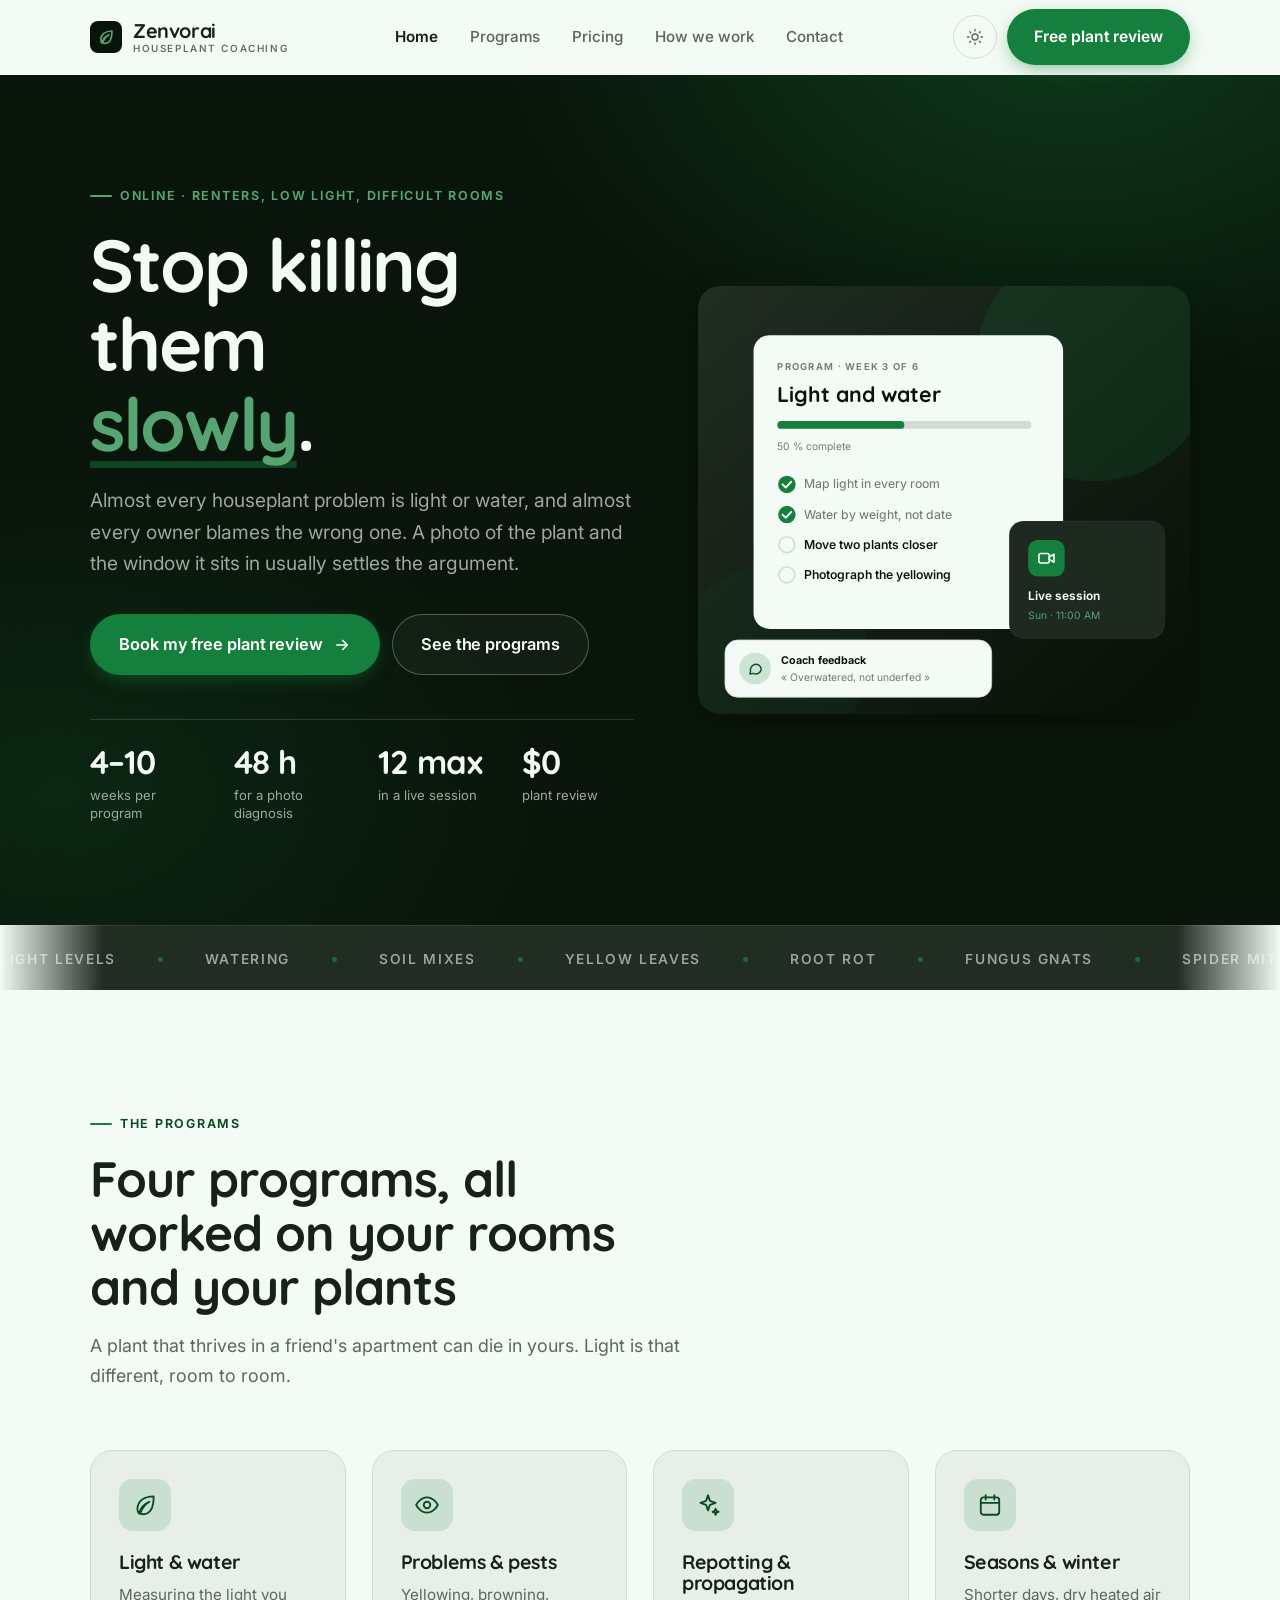
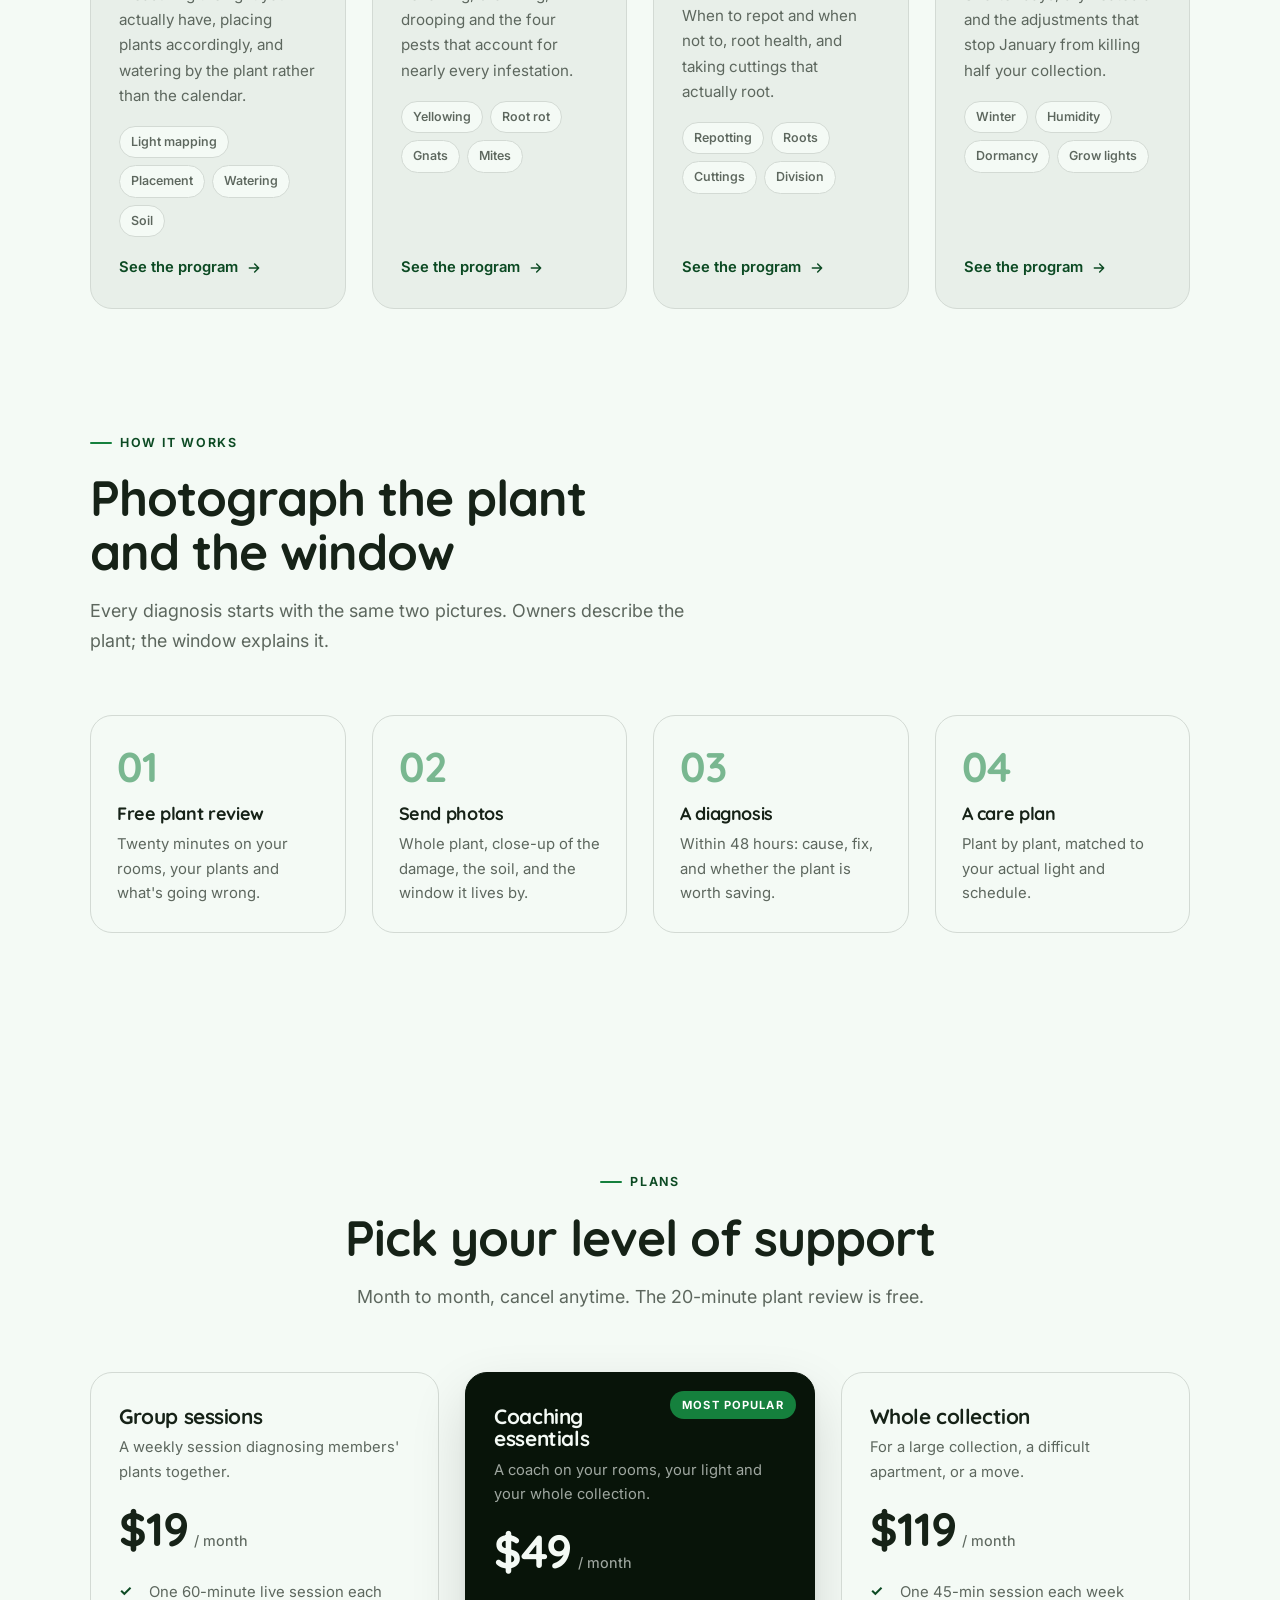
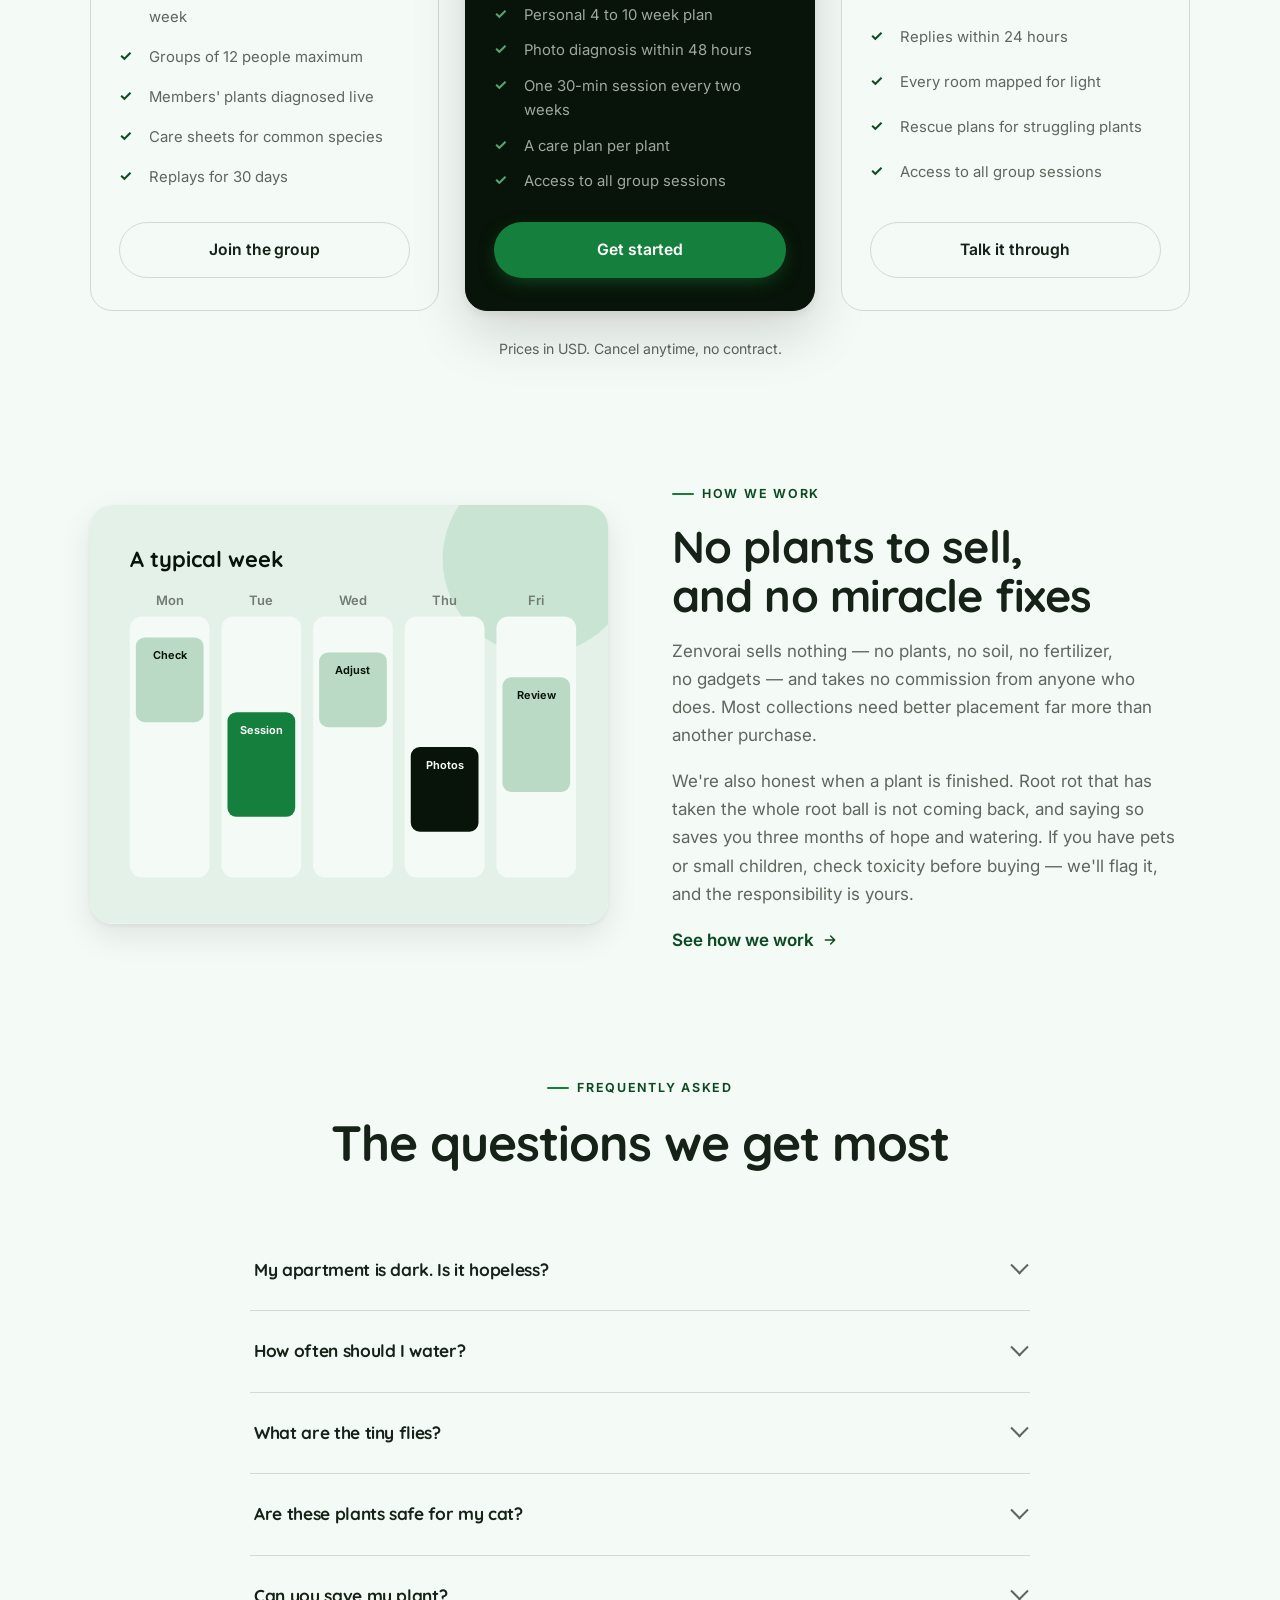
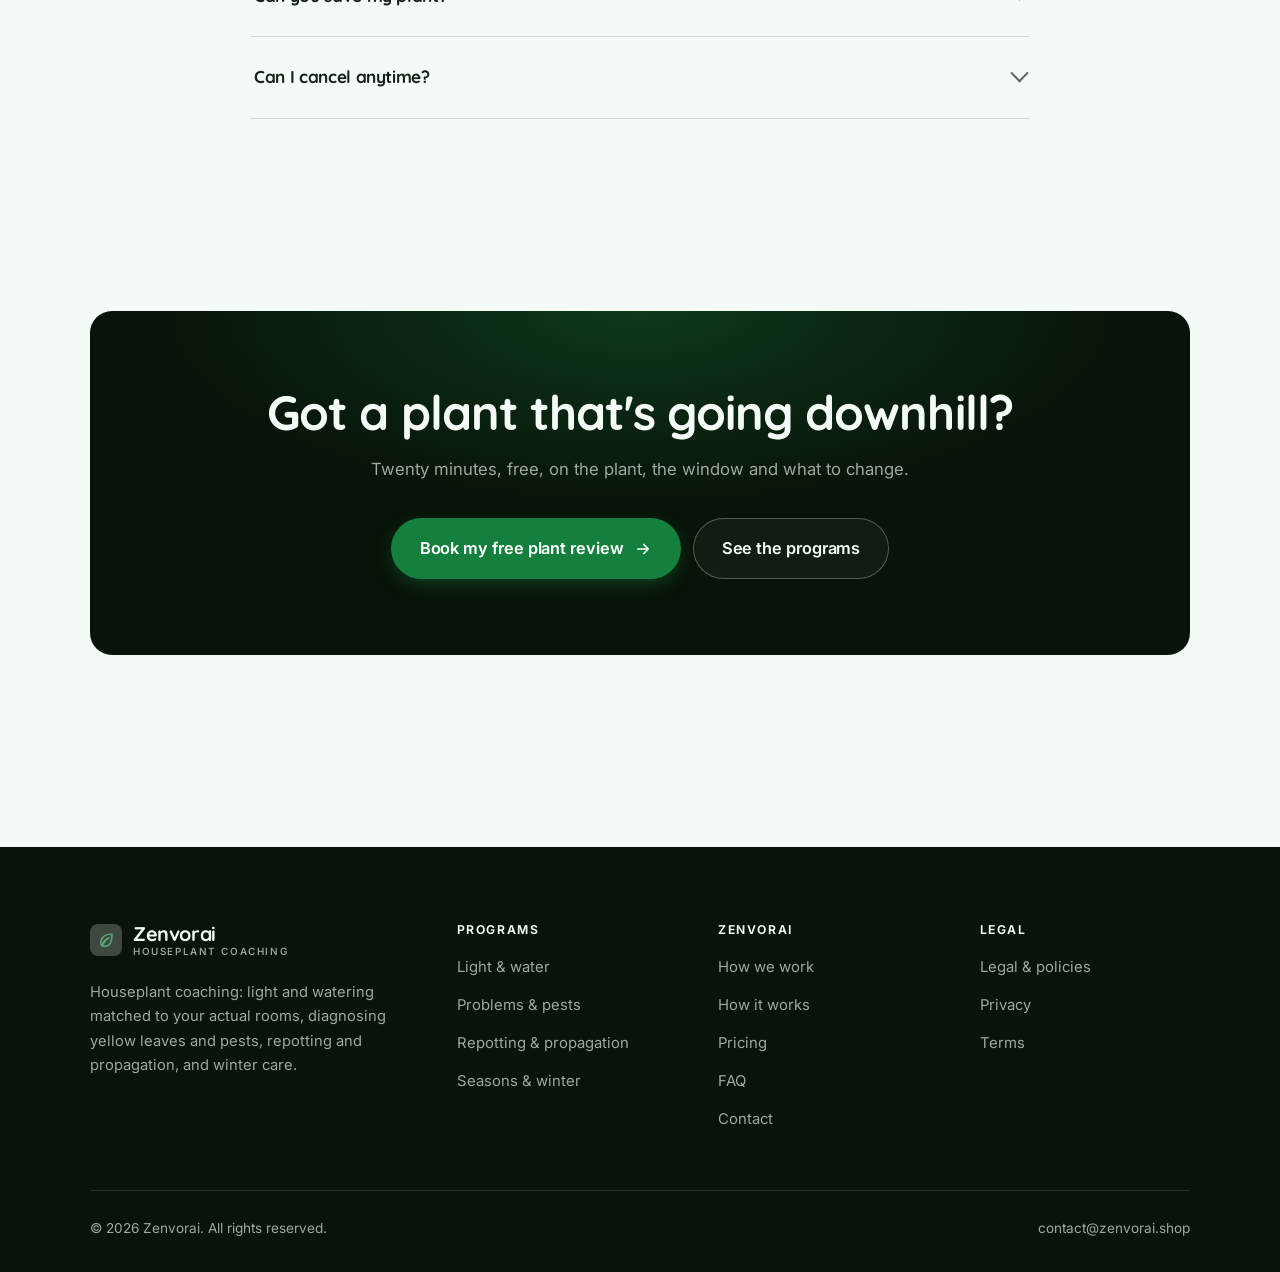
<file: index.html>
<!DOCTYPE html>
<html lang="en" class="no-js">
<head>
<meta charset="utf-8">
<meta name="viewport" content="width=device-width, initial-scale=1">
<title>Zenvorai — Houseplant coaching: stop killing them slowly</title>
<meta name="description" content="Online houseplant coaching: light assessment for your rooms, watering, pest and problem diagnosis from photos, repotting, propagation and winter care.">
<link rel="canonical" href="https://zenvorai.shop/">

<meta property="og:type" content="website">
<meta property="og:url" content="https://zenvorai.shop/">
<meta property="og:site_name" content="Zenvorai">
<meta property="og:locale" content="en_US">
<meta property="og:title" content="Zenvorai — Houseplant coaching: stop killing them slowly">
<meta property="og:description" content="Online houseplant coaching: light assessment for your rooms, watering, pest and problem diagnosis from photos, repotting, propagation and winter care.">
<meta name="theme-color" content="#081409">

<link rel="icon" href="assets/img/favicon.svg" type="image/svg+xml">
<link rel="preconnect" href="https://fonts.googleapis.com">
<link rel="preconnect" href="https://fonts.gstatic.com" crossorigin>
<link rel="stylesheet" href="https://fonts.googleapis.com/css2?family=Quicksand:wght@400..700&family=Inter:wght@400..700&display=swap">
<link rel="stylesheet" href="assets/css/style.css">

<!-- Thème appliqué avant le premier rendu (évite le flash) -->
<script>
document.documentElement.classList.remove('no-js');
(function(){try{var t=localStorage.getItem('site-theme');if(t){document.documentElement.setAttribute('data-theme',t);}}catch(e){}})();
</script>
<script type="application/ld+json">
{
  "@context": "https://schema.org",
  "@type": "Organization",
  "name": "Zenvorai",
  "url": "https://zenvorai.shop/",
  "email": "contact@zenvorai.shop",
  "description": "Online houseplant coaching: light assessment for your rooms, watering, pest and problem diagnosis from photos, repotting, propagation and winter care.",
  "areaServed": "US",
  "knowsLanguage": "en"
}
</script>
</head>

<body>
<a class="skip-link" href="#main">Skip to main content</a>

<header class="site-header">
  <nav class="wrap nav" aria-label="Main navigation">
    <a class="brand" href="index.html">
      <svg class="brand__mark" viewBox="0 0 64 64" aria-hidden="true">
        <rect class="bm-bg" width="64" height="64" rx="16"/>
        <g class="bm-ic" transform="translate(14 14) scale(1.5)" fill="none" stroke-width="2.1" stroke-linecap="round" stroke-linejoin="round"><path d="M20 4c-9 0-15 4.5-15 11.5 0 2 .6 3.4 1.5 4.5C8 14 12 10.5 16 9c-4 2.5-7 6-8.5 11 1 .4 2 .5 3 .5C17 20.5 20 14 20 4z"/></g>
      </svg>
      <span>Zenvorai<span class="brand__sub">Houseplant coaching</span></span>
    </a>

    <ul class="nav__links" id="nav-links">
      <li><a href="index.html" aria-current="page">Home</a></li>
      <li><a href="programs.html">Programs</a></li>
      <li><a href="index.html#pricing">Pricing</a></li>
      <li><a href="about.html">How we work</a></li>
      <li><a href="contact.html">Contact</a></li>
      <li><a class="btn btn--primary" href="contact.html">Free plant review</a></li>
    </ul>

    <div class="nav__cta">
      <button class="theme-toggle" type="button" aria-label="Switch to dark theme">
        <svg class="icon-sun" viewBox="0 0 24 24" fill="none" stroke="currentColor" stroke-width="1.8" stroke-linecap="round" aria-hidden="true"><circle cx="12" cy="12" r="4"/><path d="M12 2v2m0 16v2M2 12h2m16 0h2M4.9 4.9l1.4 1.4m11.4 11.4 1.4 1.4M19.1 4.9l-1.4 1.4M6.3 17.7l-1.4 1.4"/></svg>
        <svg class="icon-moon" viewBox="0 0 24 24" fill="none" stroke="currentColor" stroke-width="1.8" stroke-linecap="round" stroke-linejoin="round" aria-hidden="true"><path d="M21 12.8A9 9 0 1 1 11.2 3a7 7 0 0 0 9.8 9.8z"/></svg>
      </button>
      <a class="btn btn--primary" href="contact.html">Free plant review</a>
      <button class="nav__toggle" type="button" aria-expanded="false" aria-controls="nav-links" aria-label="Open menu">
        <svg class="icon-open" viewBox="0 0 24 24" fill="none" stroke="currentColor" stroke-width="2" stroke-linecap="round" aria-hidden="true"><path d="M3 6h18M3 12h18M3 18h18"/></svg>
        <svg class="icon-close" viewBox="0 0 24 24" fill="none" stroke="currentColor" stroke-width="2" stroke-linecap="round" aria-hidden="true"><path d="M6 6l12 12M18 6L6 18"/></svg>
      </button>
    </div>
  </nav>
</header>

<main id="main">

<section class="hero">
  <div class="wrap hero__inner">
    <div>
      <span class="eyebrow hero__eyebrow">Online · Renters, low light, difficult rooms</span>
      <h1>Stop killing them<br> <em>slowly</em>.</h1>
      <p class="hero__lede">Almost every houseplant problem is light or water, and almost every owner blames the wrong one. A photo of the plant and the window it sits in usually settles the argument.</p>

      <div class="hero__actions">
        <a class="btn btn--primary btn--lg" href="contact.html">Book my free plant review <svg viewBox="0 0 24 24" fill="none" stroke="currentColor" stroke-width="2.2" stroke-linecap="round" stroke-linejoin="round" aria-hidden="true"><path d="M5 12h14M13 6l6 6-6 6"/></svg></a>
        <a class="btn btn--on-dark btn--lg" href="programs.html">See the programs</a>
      </div>

      <ul class="hero__proof">
        <li><span class="stat__num">4–10</span><span class="stat__label">weeks per program</span></li>
        <li><span class="stat__num">48 h</span><span class="stat__label">for a photo diagnosis</span></li>
        <li><span class="stat__num">12 max</span><span class="stat__label">in a live session</span></li>
        <li><span class="stat__num">$0</span><span class="stat__label">plant review</span></li>
      </ul>
    </div>

    <div class="hero__art">
      <svg viewBox="0 0 620 540" role="img" aria-label="A houseplant program in week 3 of 6, showing this week's tasks, the next live session and coach feedback.">
        <defs>
          <linearGradient id="hbg" x1="0" y1="0" x2="1" y2="1">
            <stop offset="0" stop-color="#212c22"/><stop offset="1" stop-color="#061007"/>
          </linearGradient>
        </defs>
        <rect width="620" height="540" rx="22" fill="url(#hbg)"/>
        <circle cx="500" cy="96" r="150" fill="#15803d" opacity=".16"/>
        <circle cx="96" cy="470" r="120" fill="#15803d" opacity=".08"/>

        <g style="font-family: var(--font-body)">
          <!-- Carte programme -->
          <rect x="70" y="62" width="390" height="370" rx="20" fill="#f4faf5"/>
          <text x="100" y="106" font-size="12" font-weight="650" letter-spacing="1.6" fill="#727c73">PROGRAM · WEEK 3 OF 6</text>
          <text x="100" y="146" font-size="27" font-weight="700" fill="#081409" style="font-family: var(--font-display)">Light and water</text>
          <rect x="100" y="170" width="320" height="10" rx="5" fill="#d3dad4"/>
          <rect x="100" y="170" width="160" height="10" rx="5" fill="#15803d"/>
          <text x="100" y="206" font-size="13" fill="#727c73">50 % complete</text>
          <circle cx="112" cy="250" r="11" fill="#15803d"/><path d="M106.5 250l4 4 7-7.5" fill="none" stroke="#ffffff" stroke-width="2.4" stroke-linecap="round" stroke-linejoin="round"/><text x="134" y="255" font-size="15.5" fill="#727c73" font-weight="450">Map light in every room</text>
          <circle cx="112" cy="288" r="11" fill="#15803d"/><path d="M106.5 288l4 4 7-7.5" fill="none" stroke="#ffffff" stroke-width="2.4" stroke-linecap="round" stroke-linejoin="round"/><text x="134" y="293" font-size="15.5" fill="#727c73" font-weight="450">Water by weight, not date</text>
          <circle cx="112" cy="326" r="10" fill="none" stroke="#d3dad4" stroke-width="2"/><text x="134" y="331" font-size="15.5" fill="#081409" font-weight="560">Move two plants closer</text>
          <circle cx="112" cy="364" r="10" fill="none" stroke="#d3dad4" stroke-width="2"/><text x="134" y="369" font-size="15.5" fill="#081409" font-weight="560">Photograph the yellowing</text>

          <!-- Carte séance -->
          <rect x="392" y="296" width="196" height="148" rx="18" fill="#1e291f" stroke="#ffffff" stroke-opacity=".08"/>
          <rect x="416" y="320" width="46" height="46" rx="12" fill="#15803d"/>
          <g transform="translate(427 331)" fill="none" stroke="#ffffff" color="#ffffff" stroke-width="2" stroke-linecap="round" stroke-linejoin="round"><rect x="2.5" y="6" width="13" height="12" rx="2.5"/><path d="M15.5 10.5 21.5 7v10l-6-3.5z"/></g>
          <text x="416" y="396" font-size="15" font-weight="650" fill="#f4faf5">Live session</text>
          <text x="416" y="420" font-size="13" fill="#57a473">Sun · 11:00 AM</text>

          <!-- Retour du coach -->
          <rect x="34" y="446" width="336" height="72" rx="16" fill="#f4faf5" stroke="#d3dad4"/>
          <circle cx="72" cy="482" r="20" fill="#cce4d4"/>
          <g transform="translate(62 472) scale(.84)" fill="none" stroke="#0e5328" stroke-width="2.2" stroke-linecap="round" stroke-linejoin="round"><path d="M21 12a8 8 0 0 1-11.6 7.1L4 20l1-4.6A8 8 0 1 1 21 12z"/></g>
          <text x="104" y="476" font-size="13.5" font-weight="700" fill="#081409">Coach feedback</text>
          <text x="104" y="498" font-size="13" fill="#727c73">« Overwatered, not underfed »</text>
        </g>
      </svg>
    </div>
  </div>
</section>

<div class="marquee" aria-hidden="true">
  <div class="marquee__track"><span>Light levels</span><span>Watering</span><span>Soil mixes</span><span>Yellow leaves</span><span>Root rot</span><span>Fungus gnats</span><span>Spider mites</span><span>Repotting</span><span>Propagation</span><span>Winter care</span><span>Light levels</span><span>Watering</span><span>Soil mixes</span><span>Yellow leaves</span><span>Root rot</span><span>Fungus gnats</span><span>Spider mites</span><span>Repotting</span><span>Propagation</span><span>Winter care</span></div>
</div>

<section class="section wrap" id="programs">
  <div class="section-head reveal">
    <span class="eyebrow">The programs</span>
    <h2>Four programs, all worked on your rooms and your plants</h2>
    <p>A plant that thrives in a friend's apartment can die in yours. Light is that different, room to room.</p>
  </div>
  <div class="grid grid--4 reveal-group">
    <a class="card" href="programs.html#light">
      <div class="card__icon"><svg viewBox="0 0 24 24" fill="none" stroke="currentColor" stroke-width="1.7" stroke-linecap="round" stroke-linejoin="round" aria-hidden="true"><path d="M20 4c-9 0-15 4.5-15 11.5 0 2 .6 3.4 1.5 4.5C8 14 12 10.5 16 9c-4 2.5-7 6-8.5 11 1 .4 2 .5 3 .5C17 20.5 20 14 20 4z"/></svg></div>
      <h3>Light &amp; water</h3>
      <p>Measuring the light you actually have, placing plants accordingly, and watering by the plant rather than the calendar.</p>
      <ul class="tags"><li>Light mapping</li><li>Placement</li><li>Watering</li><li>Soil</li></ul>
      <span class="arrow-link">See the program <svg viewBox="0 0 24 24" fill="none" stroke="currentColor" stroke-width="2.2" stroke-linecap="round" stroke-linejoin="round" aria-hidden="true"><path d="M5 12h14M13 6l6 6-6 6"/></svg></span>
    </a>
    <a class="card" href="programs.html#problems">
      <div class="card__icon"><svg viewBox="0 0 24 24" fill="none" stroke="currentColor" stroke-width="1.7" stroke-linecap="round" stroke-linejoin="round" aria-hidden="true"><path d="M2 12s3.6-7 10-7 10 7 10 7-3.6 7-10 7S2 12 2 12z"/><circle cx="12" cy="12" r="3"/></svg></div>
      <h3>Problems &amp; pests</h3>
      <p>Yellowing, browning, drooping and the four pests that account for nearly every infestation.</p>
      <ul class="tags"><li>Yellowing</li><li>Root rot</li><li>Gnats</li><li>Mites</li></ul>
      <span class="arrow-link">See the program <svg viewBox="0 0 24 24" fill="none" stroke="currentColor" stroke-width="2.2" stroke-linecap="round" stroke-linejoin="round" aria-hidden="true"><path d="M5 12h14M13 6l6 6-6 6"/></svg></span>
    </a>
    <a class="card" href="programs.html#repot">
      <div class="card__icon"><svg viewBox="0 0 24 24" fill="none" stroke="currentColor" stroke-width="1.7" stroke-linecap="round" stroke-linejoin="round" aria-hidden="true"><path d="M12 3l1.8 5.2L19 10l-5.2 1.8L12 17l-1.8-5.2L5 10l5.2-1.8zM19 15.5l.8 2 2 .8-2 .8-.8 2-.8-2-2-.8 2-.8z"/></svg></div>
      <h3>Repotting &amp; propagation</h3>
      <p>When to repot and when not to, root health, and taking cuttings that actually root.</p>
      <ul class="tags"><li>Repotting</li><li>Roots</li><li>Cuttings</li><li>Division</li></ul>
      <span class="arrow-link">See the program <svg viewBox="0 0 24 24" fill="none" stroke="currentColor" stroke-width="2.2" stroke-linecap="round" stroke-linejoin="round" aria-hidden="true"><path d="M5 12h14M13 6l6 6-6 6"/></svg></span>
    </a>
    <a class="card" href="programs.html#seasons">
      <div class="card__icon"><svg viewBox="0 0 24 24" fill="none" stroke="currentColor" stroke-width="1.7" stroke-linecap="round" stroke-linejoin="round" aria-hidden="true"><rect x="3.5" y="5" width="17" height="16" rx="2.5"/><path d="M8 3v4M16 3v4M3.5 10h17"/></svg></div>
      <h3>Seasons &amp; winter</h3>
      <p>Shorter days, dry heated air and the adjustments that stop January from killing half your collection.</p>
      <ul class="tags"><li>Winter</li><li>Humidity</li><li>Dormancy</li><li>Grow lights</li></ul>
      <span class="arrow-link">See the program <svg viewBox="0 0 24 24" fill="none" stroke="currentColor" stroke-width="2.2" stroke-linecap="round" stroke-linejoin="round" aria-hidden="true"><path d="M5 12h14M13 6l6 6-6 6"/></svg></span>
    </a>
  </div>
</section>

<section class="section section--flush wrap" id="how-it-works">
  <div class="section-head reveal">
    <span class="eyebrow">How it works</span>
    <h2>Photograph the plant and the window</h2>
    <p>Every diagnosis starts with the same two pictures. Owners describe the plant; the window explains it.</p>
  </div>
  <div class="grid grid--4 steps reveal-group">
    <article class="step">
      <h3>Free plant review</h3>
      <p>Twenty minutes on your rooms, your plants and what's going wrong.</p>
    </article>
    <article class="step">
      <h3>Send photos</h3>
      <p>Whole plant, close-up of the damage, the soil, and the window it lives by.</p>
    </article>
    <article class="step">
      <h3>A diagnosis</h3>
      <p>Within 48 hours: cause, fix, and whether the plant is worth saving.</p>
    </article>
    <article class="step">
      <h3>A care plan</h3>
      <p>Plant by plant, matched to your actual light and schedule.</p>
    </article>
  </div>
</section>

<section class="section wrap" id="pricing">
  <div class="section-head section-head--center reveal">
    <span class="eyebrow">Plans</span>
    <h2>Pick your level of support</h2>
    <p>Month to month, cancel anytime. The 20-minute plant review is free.</p>
  </div>
  <div class="grid grid--3 plans reveal-group">
    <article class="plan">
      
      <h3>Group sessions</h3>
      <p class="plan__desc">A weekly session diagnosing members' plants together.</p>
      <p class="plan__price">$19<span class="plan__period">/ month</span></p>
      <ul class="plan__features">
        <li>One 60-minute live session each week</li>
        <li>Groups of 12 people maximum</li>
        <li>Members' plants diagnosed live</li>
        <li>Care sheets for common species</li>
        <li>Replays for 30 days</li>
      </ul>
      <a class="btn btn--ghost btn--block" href="contact.html">Join the group</a>
    </article>
    <article class="plan plan--featured">
      <span class="plan__tag">Most popular</span>
      <h3>Coaching essentials</h3>
      <p class="plan__desc">A coach on your rooms, your light and your whole collection.</p>
      <p class="plan__price">$49<span class="plan__period">/ month</span></p>
      <ul class="plan__features">
        <li>Personal 4 to 10 week plan</li>
        <li>Photo diagnosis within 48 hours</li>
        <li>One 30-min session every two weeks</li>
        <li>A care plan per plant</li>
        <li>Access to all group sessions</li>
      </ul>
      <a class="btn btn--primary btn--block" href="contact.html">Get started</a>
    </article>
    <article class="plan">
      
      <h3>Whole collection</h3>
      <p class="plan__desc">For a large collection, a difficult apartment, or a move.</p>
      <p class="plan__price">$119<span class="plan__period">/ month</span></p>
      <ul class="plan__features">
        <li>One 45-min session each week</li>
        <li>Replies within 24 hours</li>
        <li>Every room mapped for light</li>
        <li>Rescue plans for struggling plants</li>
        <li>Access to all group sessions</li>
      </ul>
      <a class="btn btn--ghost btn--block" href="contact.html">Talk it through</a>
    </article>
  </div>
  <p class="plans-note">Prices in USD. Cancel anytime, no contract.</p>
</section>

<section class="section section--flush wrap">
  <div class="split reveal">
    <div class="split__art">
      <svg viewBox="0 0 520 420" role="img" aria-label="Example of a typical week: Check, Session, Adjust, Photos, Review.">
        <rect width="520" height="420" rx="20" fill="#e4f1e8"/>
        <circle cx="450" cy="54" r="96" fill="#15803d" opacity=".12"/>
        <g style="font-family: var(--font-body)">
        <text x="40" y="62" font-size="22" font-weight="700" fill="#081409" style="font-family: var(--font-display)">A typical week</text>
        <text x="80" y="100" text-anchor="middle" font-size="13" font-weight="600" fill="#727c73">Mon</text>
        <rect x="40" y="112" width="80" height="262" rx="12" fill="#f4faf5"/>
        <rect x="46" y="133" width="68" height="85" rx="9" fill="#badac5"/>
        <text x="80" y="155" text-anchor="middle" font-size="11" font-weight="650" fill="#081409">Check</text>
        <text x="172" y="100" text-anchor="middle" font-size="13" font-weight="600" fill="#727c73">Tue</text>
        <rect x="132" y="112" width="80" height="262" rx="12" fill="#f4faf5"/>
        <rect x="138" y="208" width="68" height="105" rx="9" fill="#15803d"/>
        <text x="172" y="230" text-anchor="middle" font-size="11" font-weight="650" fill="#ffffff">Session</text>
        <text x="264" y="100" text-anchor="middle" font-size="13" font-weight="600" fill="#727c73">Wed</text>
        <rect x="224" y="112" width="80" height="262" rx="12" fill="#f4faf5"/>
        <rect x="230" y="148" width="68" height="75" rx="9" fill="#badac5"/>
        <text x="264" y="170" text-anchor="middle" font-size="11" font-weight="650" fill="#081409">Adjust</text>
        <text x="356" y="100" text-anchor="middle" font-size="13" font-weight="600" fill="#727c73">Thu</text>
        <rect x="316" y="112" width="80" height="262" rx="12" fill="#f4faf5"/>
        <rect x="322" y="243" width="68" height="85" rx="9" fill="#081409"/>
        <text x="356" y="265" text-anchor="middle" font-size="11" font-weight="650" fill="#f4faf5">Photos</text>
        <text x="448" y="100" text-anchor="middle" font-size="13" font-weight="600" fill="#727c73">Fri</text>
        <rect x="408" y="112" width="80" height="262" rx="12" fill="#f4faf5"/>
        <rect x="414" y="173" width="68" height="115" rx="9" fill="#badac5"/>
        <text x="448" y="195" text-anchor="middle" font-size="11" font-weight="650" fill="#081409">Review</text>
        </g>
      </svg>
    </div>
    <div>
      <span class="eyebrow">How we work</span>
      <h2>No plants to sell, and no miracle fixes</h2>
      <p>Zenvorai sells nothing — no plants, no soil, no fertilizer, no gadgets — and takes no commission from anyone who does. Most collections need better placement far more than another purchase.</p>
      <p>We're also honest when a plant is finished. Root rot that has taken the whole root ball is not coming back, and saying so saves you three months of hope and watering. If you have pets or small children, check toxicity before buying — we'll flag it, and the responsibility is yours.</p>
      <p><a class="arrow-link" href="about.html">See how we work <svg viewBox="0 0 24 24" fill="none" stroke="currentColor" stroke-width="2.2" stroke-linecap="round" stroke-linejoin="round" aria-hidden="true"><path d="M5 12h14M13 6l6 6-6 6"/></svg></a></p>
    </div>
  </div>
</section>

<section class="section section--flush wrap" id="faq">
  <div class="section-head section-head--center reveal">
    <span class="eyebrow">Frequently asked</span>
    <h2>The questions we get most</h2>
  </div>
  <div class="faq reveal">
    <details>
      <summary>My apartment is dark. Is it hopeless?</summary>
      <p>No, but plant choice has to be realistic. Plenty of species tolerate genuinely low light; many popular ones don't, whatever the tag says.</p>
    </details>
    <details>
      <summary>How often should I water?</summary>
      <p>No schedule survives contact with a real home. We teach checking by weight and soil, which adapts to season, pot and room automatically.</p>
    </details>
    <details>
      <summary>What are the tiny flies?</summary>
      <p>Almost certainly fungus gnats, which means the top of the soil stays wet too long. Very fixable, and it usually points at a watering habit.</p>
    </details>
    <details>
      <summary>Are these plants safe for my cat?</summary>
      <p>Many aren't. We'll flag toxicity when we recommend species, and you should check any plant against a reliable list before bringing it home.</p>
    </details>
    <details>
      <summary>Can you save my plant?</summary>
      <p>Sometimes. Send photos and we'll tell you honestly, including when it's finished — which is more useful than encouragement.</p>
    </details>
    <details>
      <summary>Can I cancel anytime?</summary>
      <p>Yes. No contract, no minimum term. Access stays open until the end of the month you already paid for.</p>
    </details>
  </div>
</section>

<section class="wrap section--tight">
  <div class="cta-band reveal">
    <h2>Got a plant that's going downhill?</h2>
    <p>Twenty minutes, free, on the plant, the window and what to change.</p>
    <div class="hero__actions">
      <a class="btn btn--primary btn--lg" href="contact.html">Book my free plant review <svg viewBox="0 0 24 24" fill="none" stroke="currentColor" stroke-width="2.2" stroke-linecap="round" stroke-linejoin="round" aria-hidden="true"><path d="M5 12h14M13 6l6 6-6 6"/></svg></a>
      <a class="btn btn--on-dark btn--lg" href="programs.html">See the programs</a>
    </div>
  </div>
</section>

</main>

<footer class="site-footer">
  <div class="wrap">
    <div class="footer__grid">
      <div class="footer__brand">
        <a class="brand" href="index.html">
          <svg class="brand__mark" viewBox="0 0 64 64" aria-hidden="true">
        <rect class="bm-bg" width="64" height="64" rx="16"/>
        <g class="bm-ic" transform="translate(14 14) scale(1.5)" fill="none" stroke-width="2.1" stroke-linecap="round" stroke-linejoin="round"><path d="M20 4c-9 0-15 4.5-15 11.5 0 2 .6 3.4 1.5 4.5C8 14 12 10.5 16 9c-4 2.5-7 6-8.5 11 1 .4 2 .5 3 .5C17 20.5 20 14 20 4z"/></g>
      </svg>
          <span>Zenvorai<span class="brand__sub">Houseplant coaching</span></span>
        </a>
        <p>Houseplant coaching: light and watering matched to your actual rooms, diagnosing yellow leaves and pests, repotting and propagation, and winter care.</p>
      </div>

      <div class="footer__col">
        <h4>Programs</h4>
        <ul>
          <li><a href="programs.html#light">Light &amp; water</a></li>
          <li><a href="programs.html#problems">Problems &amp; pests</a></li>
          <li><a href="programs.html#repot">Repotting &amp; propagation</a></li>
          <li><a href="programs.html#seasons">Seasons &amp; winter</a></li>
        </ul>
      </div>

      <div class="footer__col">
        <h4>Zenvorai</h4>
        <ul>
          <li><a href="about.html">How we work</a></li>
          <li><a href="index.html#how-it-works">How it works</a></li>
          <li><a href="index.html#pricing">Pricing</a></li>
          <li><a href="index.html#faq">FAQ</a></li>
          <li><a href="contact.html">Contact</a></li>
        </ul>
      </div>

      <div class="footer__col">
        <h4>Legal</h4>
        <ul>
          <li><a href="legal.html">Legal &amp; policies</a></li>
          <li><a href="legal.html#privacy">Privacy</a></li>
          <li><a href="legal.html#terms">Terms</a></li>
        </ul>
      </div>
    </div>

    <div class="footer__bottom">
      <p>© <span data-year>2026</span> Zenvorai. All rights reserved.</p>
      <p><a href="mailto:contact@zenvorai.shop">contact@zenvorai.shop</a></p>
    </div>
  </div>
</footer>

<script src="assets/js/main.js" defer></script>
</body>
</html>
</file>
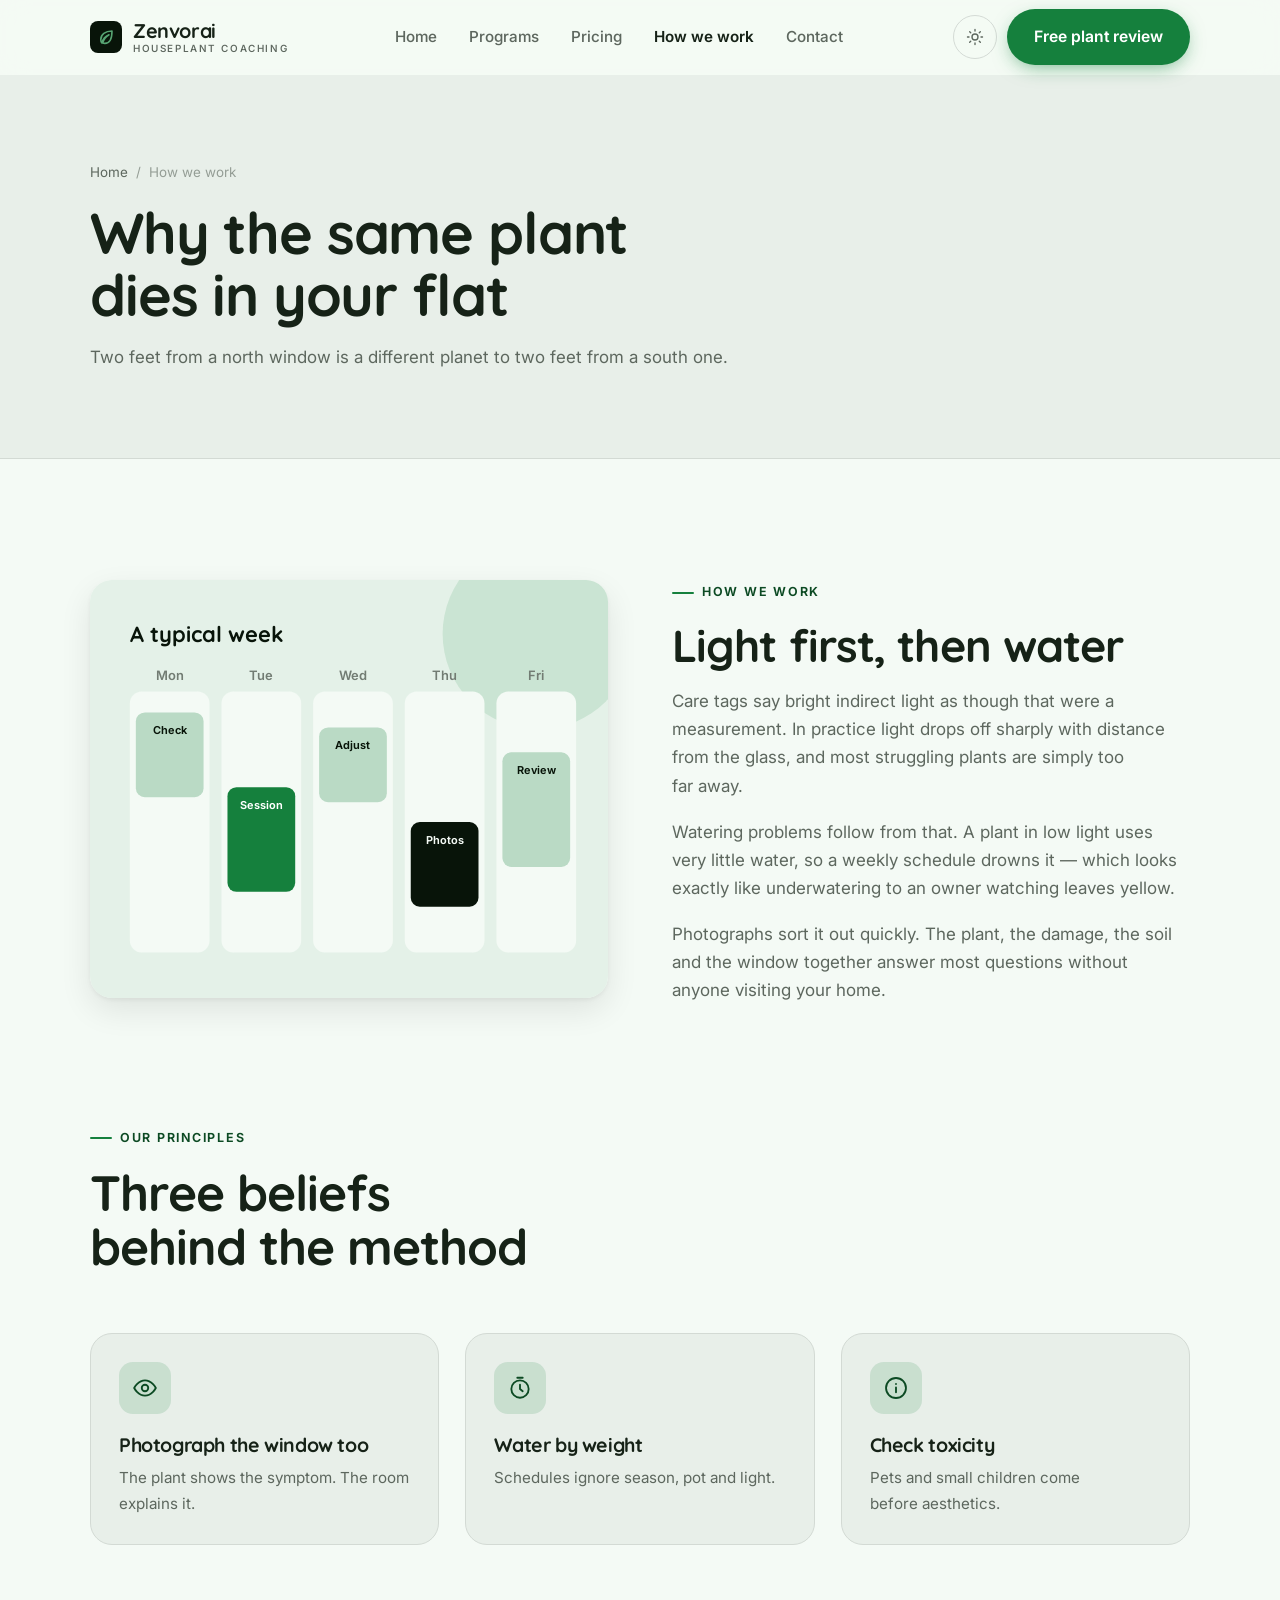
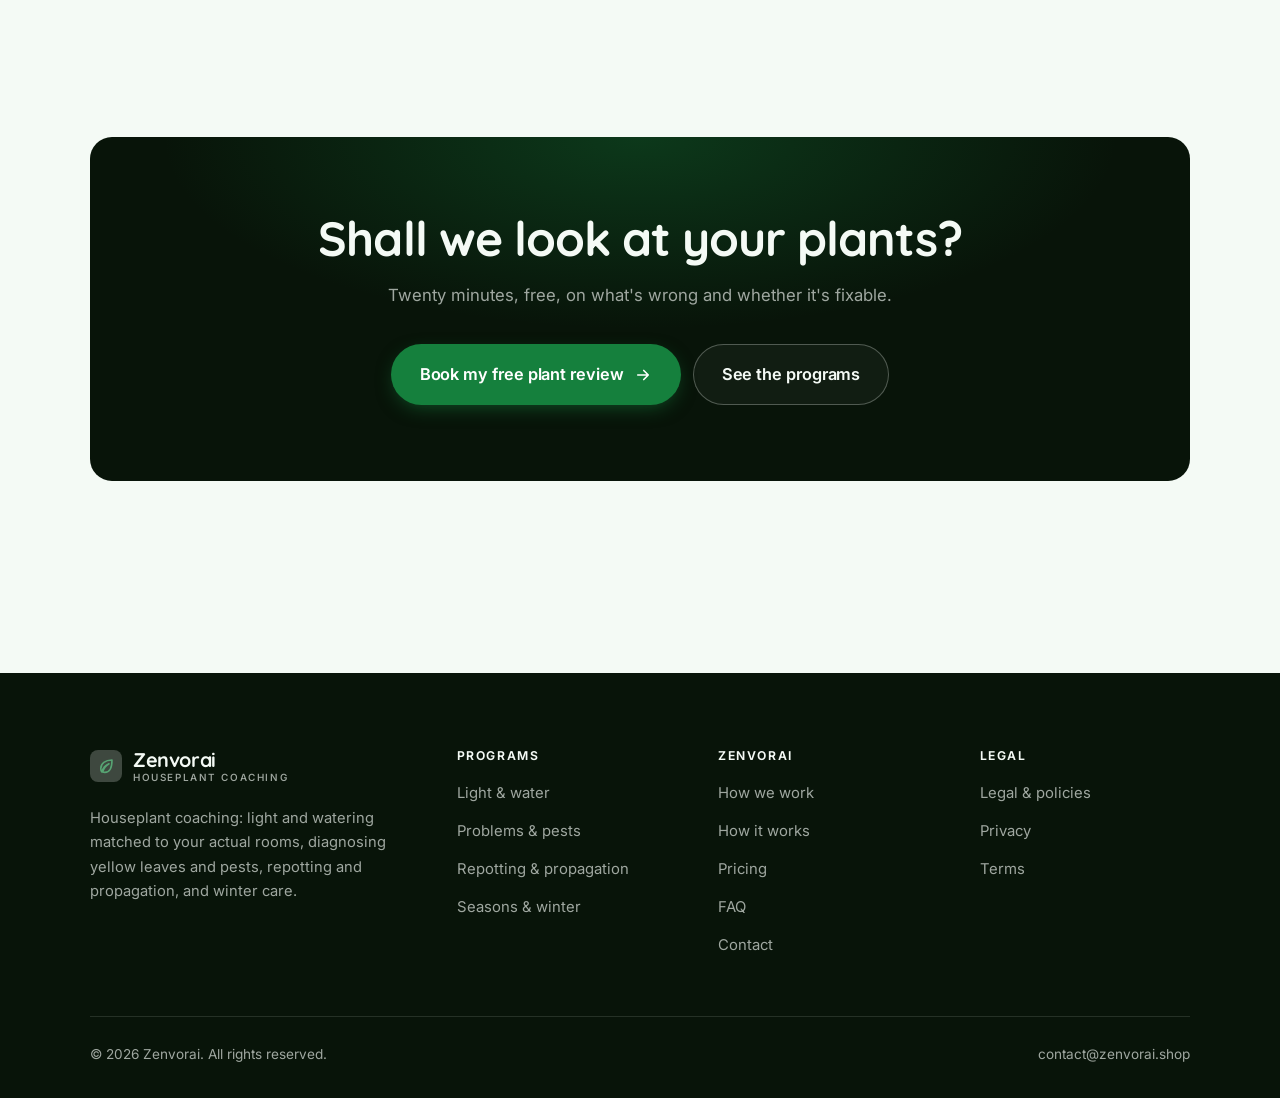
<file: about.html>
<!DOCTYPE html>
<html lang="en" class="no-js">
<head>
<meta charset="utf-8">
<meta name="viewport" content="width=device-width, initial-scale=1">
<title>How we work — Zenvorai</title>
<meta name="description" content="Why houseplant problems are nearly always light or water, and how Zenvorai diagnoses them from photos.">
<link rel="canonical" href="https://zenvorai.shop/about.html">

<meta property="og:type" content="website">
<meta property="og:url" content="https://zenvorai.shop/about.html">
<meta property="og:site_name" content="Zenvorai">
<meta property="og:locale" content="en_US">
<meta property="og:title" content="How we work — Zenvorai">
<meta property="og:description" content="Why houseplant problems are nearly always light or water, and how Zenvorai diagnoses them from photos.">
<meta name="theme-color" content="#081409">

<link rel="icon" href="assets/img/favicon.svg" type="image/svg+xml">
<link rel="preconnect" href="https://fonts.googleapis.com">
<link rel="preconnect" href="https://fonts.gstatic.com" crossorigin>
<link rel="stylesheet" href="https://fonts.googleapis.com/css2?family=Quicksand:wght@400..700&family=Inter:wght@400..700&display=swap">
<link rel="stylesheet" href="assets/css/style.css">

<!-- Thème appliqué avant le premier rendu (évite le flash) -->
<script>
document.documentElement.classList.remove('no-js');
(function(){try{var t=localStorage.getItem('site-theme');if(t){document.documentElement.setAttribute('data-theme',t);}}catch(e){}})();
</script>
</head>

<body>
<a class="skip-link" href="#main">Skip to main content</a>

<header class="site-header">
  <nav class="wrap nav" aria-label="Main navigation">
    <a class="brand" href="index.html">
      <svg class="brand__mark" viewBox="0 0 64 64" aria-hidden="true">
        <rect class="bm-bg" width="64" height="64" rx="16"/>
        <g class="bm-ic" transform="translate(14 14) scale(1.5)" fill="none" stroke-width="2.1" stroke-linecap="round" stroke-linejoin="round"><path d="M20 4c-9 0-15 4.5-15 11.5 0 2 .6 3.4 1.5 4.5C8 14 12 10.5 16 9c-4 2.5-7 6-8.5 11 1 .4 2 .5 3 .5C17 20.5 20 14 20 4z"/></g>
      </svg>
      <span>Zenvorai<span class="brand__sub">Houseplant coaching</span></span>
    </a>

    <ul class="nav__links" id="nav-links">
      <li><a href="index.html">Home</a></li>
      <li><a href="programs.html">Programs</a></li>
      <li><a href="index.html#pricing">Pricing</a></li>
      <li><a href="about.html" aria-current="page">How we work</a></li>
      <li><a href="contact.html">Contact</a></li>
      <li><a class="btn btn--primary" href="contact.html">Free plant review</a></li>
    </ul>

    <div class="nav__cta">
      <button class="theme-toggle" type="button" aria-label="Switch to dark theme">
        <svg class="icon-sun" viewBox="0 0 24 24" fill="none" stroke="currentColor" stroke-width="1.8" stroke-linecap="round" aria-hidden="true"><circle cx="12" cy="12" r="4"/><path d="M12 2v2m0 16v2M2 12h2m16 0h2M4.9 4.9l1.4 1.4m11.4 11.4 1.4 1.4M19.1 4.9l-1.4 1.4M6.3 17.7l-1.4 1.4"/></svg>
        <svg class="icon-moon" viewBox="0 0 24 24" fill="none" stroke="currentColor" stroke-width="1.8" stroke-linecap="round" stroke-linejoin="round" aria-hidden="true"><path d="M21 12.8A9 9 0 1 1 11.2 3a7 7 0 0 0 9.8 9.8z"/></svg>
      </button>
      <a class="btn btn--primary" href="contact.html">Free plant review</a>
      <button class="nav__toggle" type="button" aria-expanded="false" aria-controls="nav-links" aria-label="Open menu">
        <svg class="icon-open" viewBox="0 0 24 24" fill="none" stroke="currentColor" stroke-width="2" stroke-linecap="round" aria-hidden="true"><path d="M3 6h18M3 12h18M3 18h18"/></svg>
        <svg class="icon-close" viewBox="0 0 24 24" fill="none" stroke="currentColor" stroke-width="2" stroke-linecap="round" aria-hidden="true"><path d="M6 6l12 12M18 6L6 18"/></svg>
      </button>
    </div>
  </nav>
</header>

<main id="main">

<section class="page-head">
  <div class="wrap">
    <nav class="breadcrumb" aria-label="Breadcrumb">
      <a href="index.html">Home</a><span>/</span><span aria-current="page">How we work</span>
    </nav>
    <h1>Why the same plant dies in your flat</h1>
    <p>Two feet from a north window is a different planet to two feet from a south one.</p>
  </div>
</section>

<section class="section wrap">
  <div class="split reveal">
    <div class="split__art">
      <svg viewBox="0 0 520 420" role="img" aria-label="Example of a typical week: Check, Session, Adjust, Photos, Review.">
        <rect width="520" height="420" rx="20" fill="#e4f1e8"/>
        <circle cx="450" cy="54" r="96" fill="#15803d" opacity=".12"/>
        <g style="font-family: var(--font-body)">
        <text x="40" y="62" font-size="22" font-weight="700" fill="#081409" style="font-family: var(--font-display)">A typical week</text>
        <text x="80" y="100" text-anchor="middle" font-size="13" font-weight="600" fill="#727c73">Mon</text>
        <rect x="40" y="112" width="80" height="262" rx="12" fill="#f4faf5"/>
        <rect x="46" y="133" width="68" height="85" rx="9" fill="#badac5"/>
        <text x="80" y="155" text-anchor="middle" font-size="11" font-weight="650" fill="#081409">Check</text>
        <text x="172" y="100" text-anchor="middle" font-size="13" font-weight="600" fill="#727c73">Tue</text>
        <rect x="132" y="112" width="80" height="262" rx="12" fill="#f4faf5"/>
        <rect x="138" y="208" width="68" height="105" rx="9" fill="#15803d"/>
        <text x="172" y="230" text-anchor="middle" font-size="11" font-weight="650" fill="#ffffff">Session</text>
        <text x="264" y="100" text-anchor="middle" font-size="13" font-weight="600" fill="#727c73">Wed</text>
        <rect x="224" y="112" width="80" height="262" rx="12" fill="#f4faf5"/>
        <rect x="230" y="148" width="68" height="75" rx="9" fill="#badac5"/>
        <text x="264" y="170" text-anchor="middle" font-size="11" font-weight="650" fill="#081409">Adjust</text>
        <text x="356" y="100" text-anchor="middle" font-size="13" font-weight="600" fill="#727c73">Thu</text>
        <rect x="316" y="112" width="80" height="262" rx="12" fill="#f4faf5"/>
        <rect x="322" y="243" width="68" height="85" rx="9" fill="#081409"/>
        <text x="356" y="265" text-anchor="middle" font-size="11" font-weight="650" fill="#f4faf5">Photos</text>
        <text x="448" y="100" text-anchor="middle" font-size="13" font-weight="600" fill="#727c73">Fri</text>
        <rect x="408" y="112" width="80" height="262" rx="12" fill="#f4faf5"/>
        <rect x="414" y="173" width="68" height="115" rx="9" fill="#badac5"/>
        <text x="448" y="195" text-anchor="middle" font-size="11" font-weight="650" fill="#081409">Review</text>
        </g>
      </svg>
    </div>
    <div>
      <span class="eyebrow">How we work</span>
      <h2>Light first, then water</h2>
      <p>Care tags say bright indirect light as though that were a measurement. In practice light drops off sharply with distance from the glass, and most struggling plants are simply too far away.</p>
      <p>Watering problems follow from that. A plant in low light uses very little water, so a weekly schedule drowns it — which looks exactly like underwatering to an owner watching leaves yellow.</p>
      <p>Photographs sort it out quickly. The plant, the damage, the soil and the window together answer most questions without anyone visiting your home.</p>
      <!--
        TO DO: add a short introduction of the coach (name, real background),
        with a photo if possible. Do not invent credentials — see README.md.
      -->
    </div>
  </div>
</section>

<section class="section section--flush wrap">
  <div class="section-head reveal">
    <span class="eyebrow">Our principles</span>
    <h2>Three beliefs behind the method</h2>
  </div>
  <div class="grid grid--3 reveal-group">
    <article class="card">
      <div class="card__icon"><svg viewBox="0 0 24 24" fill="none" stroke="currentColor" stroke-width="1.7" stroke-linecap="round" stroke-linejoin="round" aria-hidden="true"><path d="M2 12s3.6-7 10-7 10 7 10 7-3.6 7-10 7S2 12 2 12z"/><circle cx="12" cy="12" r="3"/></svg></div>
      <h3>Photograph the window too</h3>
      <p>The plant shows the symptom. The room explains it.</p>
    </article>
    <article class="card">
      <div class="card__icon"><svg viewBox="0 0 24 24" fill="none" stroke="currentColor" stroke-width="1.7" stroke-linecap="round" stroke-linejoin="round" aria-hidden="true"><circle cx="12" cy="13" r="8"/><path d="M12 9v4l2.5 2M9.5 2.5h5"/></svg></div>
      <h3>Water by weight</h3>
      <p>Schedules ignore season, pot and light.</p>
    </article>
    <article class="card">
      <div class="card__icon"><svg viewBox="0 0 24 24" fill="none" stroke="currentColor" stroke-width="1.7" stroke-linecap="round" stroke-linejoin="round" aria-hidden="true"><circle cx="12" cy="12" r="9.2"/><path d="M12 16v-4.5M12 8.2v.1"/></svg></div>
      <h3>Check toxicity</h3>
      <p>Pets and small children come before aesthetics.</p>
    </article>
  </div>
</section>

<section class="wrap section--tight">
  <div class="cta-band reveal">
    <h2>Shall we look at your plants?</h2>
    <p>Twenty minutes, free, on what's wrong and whether it's fixable.</p>
    <div class="hero__actions">
      <a class="btn btn--primary btn--lg" href="contact.html">Book my free plant review <svg viewBox="0 0 24 24" fill="none" stroke="currentColor" stroke-width="2.2" stroke-linecap="round" stroke-linejoin="round" aria-hidden="true"><path d="M5 12h14M13 6l6 6-6 6"/></svg></a>
      <a class="btn btn--on-dark btn--lg" href="programs.html">See the programs</a>
    </div>
  </div>
</section>

</main>

<footer class="site-footer">
  <div class="wrap">
    <div class="footer__grid">
      <div class="footer__brand">
        <a class="brand" href="index.html">
          <svg class="brand__mark" viewBox="0 0 64 64" aria-hidden="true">
        <rect class="bm-bg" width="64" height="64" rx="16"/>
        <g class="bm-ic" transform="translate(14 14) scale(1.5)" fill="none" stroke-width="2.1" stroke-linecap="round" stroke-linejoin="round"><path d="M20 4c-9 0-15 4.5-15 11.5 0 2 .6 3.4 1.5 4.5C8 14 12 10.5 16 9c-4 2.5-7 6-8.5 11 1 .4 2 .5 3 .5C17 20.5 20 14 20 4z"/></g>
      </svg>
          <span>Zenvorai<span class="brand__sub">Houseplant coaching</span></span>
        </a>
        <p>Houseplant coaching: light and watering matched to your actual rooms, diagnosing yellow leaves and pests, repotting and propagation, and winter care.</p>
      </div>

      <div class="footer__col">
        <h4>Programs</h4>
        <ul>
          <li><a href="programs.html#light">Light &amp; water</a></li>
          <li><a href="programs.html#problems">Problems &amp; pests</a></li>
          <li><a href="programs.html#repot">Repotting &amp; propagation</a></li>
          <li><a href="programs.html#seasons">Seasons &amp; winter</a></li>
        </ul>
      </div>

      <div class="footer__col">
        <h4>Zenvorai</h4>
        <ul>
          <li><a href="about.html">How we work</a></li>
          <li><a href="index.html#how-it-works">How it works</a></li>
          <li><a href="index.html#pricing">Pricing</a></li>
          <li><a href="index.html#faq">FAQ</a></li>
          <li><a href="contact.html">Contact</a></li>
        </ul>
      </div>

      <div class="footer__col">
        <h4>Legal</h4>
        <ul>
          <li><a href="legal.html">Legal &amp; policies</a></li>
          <li><a href="legal.html#privacy">Privacy</a></li>
          <li><a href="legal.html#terms">Terms</a></li>
        </ul>
      </div>
    </div>

    <div class="footer__bottom">
      <p>© <span data-year>2026</span> Zenvorai. All rights reserved.</p>
      <p><a href="mailto:contact@zenvorai.shop">contact@zenvorai.shop</a></p>
    </div>
  </div>
</footer>

<script src="assets/js/main.js" defer></script>
</body>
</html>
</file>
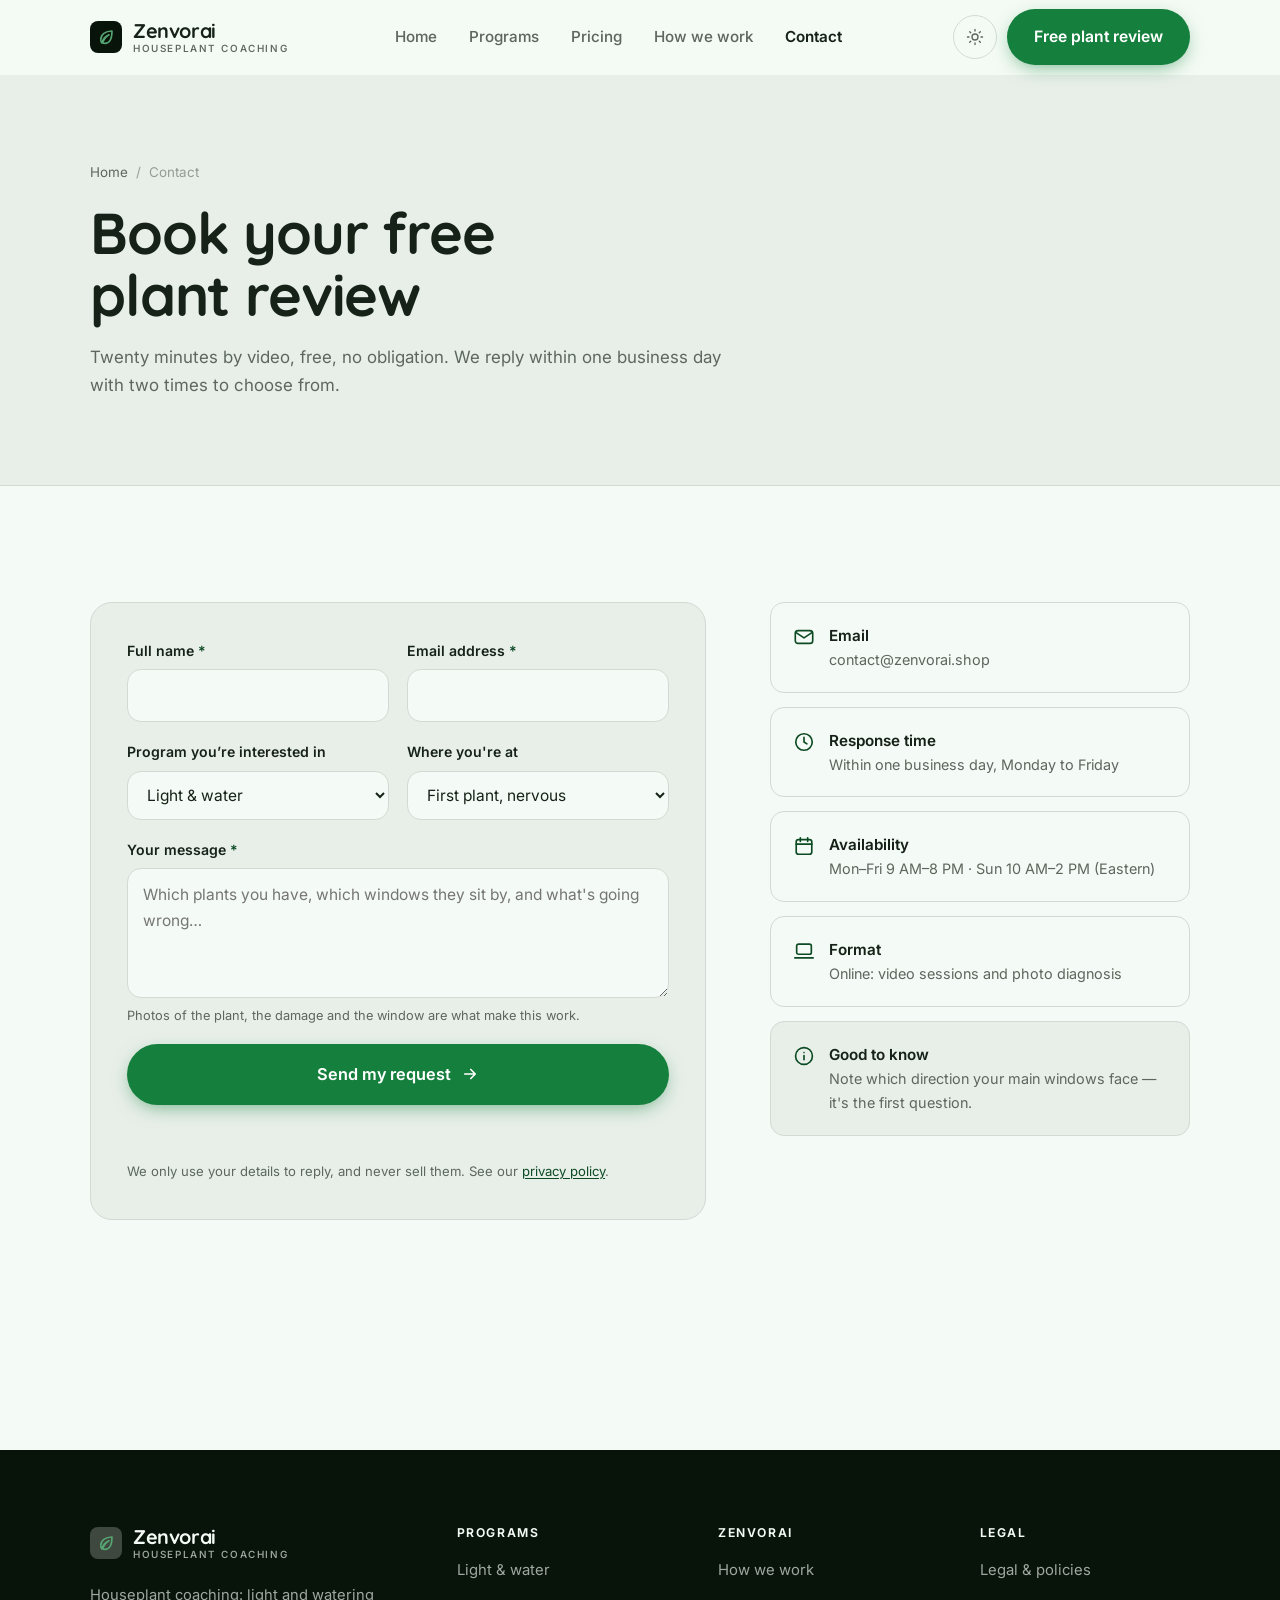
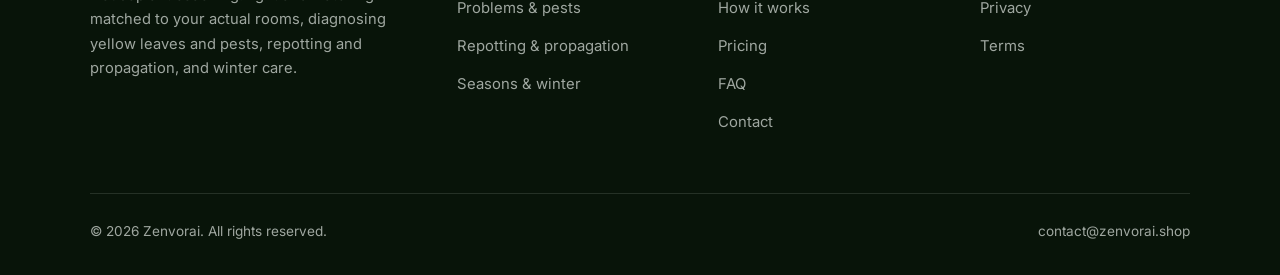
<file: contact.html>
<!DOCTYPE html>
<html lang="en" class="no-js">
<head>
<meta charset="utf-8">
<meta name="viewport" content="width=device-width, initial-scale=1">
<title>Contact — Zenvorai</title>
<meta name="description" content="Book your free 20-minute plant review. We reply within one business day.">
<link rel="canonical" href="https://zenvorai.shop/contact.html">

<meta property="og:type" content="website">
<meta property="og:url" content="https://zenvorai.shop/contact.html">
<meta property="og:site_name" content="Zenvorai">
<meta property="og:locale" content="en_US">
<meta property="og:title" content="Contact — Zenvorai">
<meta property="og:description" content="Book your free 20-minute plant review. We reply within one business day.">
<meta name="theme-color" content="#081409">

<link rel="icon" href="assets/img/favicon.svg" type="image/svg+xml">
<link rel="preconnect" href="https://fonts.googleapis.com">
<link rel="preconnect" href="https://fonts.gstatic.com" crossorigin>
<link rel="stylesheet" href="https://fonts.googleapis.com/css2?family=Quicksand:wght@400..700&family=Inter:wght@400..700&display=swap">
<link rel="stylesheet" href="assets/css/style.css">

<!-- Thème appliqué avant le premier rendu (évite le flash) -->
<script>
document.documentElement.classList.remove('no-js');
(function(){try{var t=localStorage.getItem('site-theme');if(t){document.documentElement.setAttribute('data-theme',t);}}catch(e){}})();
</script>
</head>

<body>
<a class="skip-link" href="#main">Skip to main content</a>

<header class="site-header">
  <nav class="wrap nav" aria-label="Main navigation">
    <a class="brand" href="index.html">
      <svg class="brand__mark" viewBox="0 0 64 64" aria-hidden="true">
        <rect class="bm-bg" width="64" height="64" rx="16"/>
        <g class="bm-ic" transform="translate(14 14) scale(1.5)" fill="none" stroke-width="2.1" stroke-linecap="round" stroke-linejoin="round"><path d="M20 4c-9 0-15 4.5-15 11.5 0 2 .6 3.4 1.5 4.5C8 14 12 10.5 16 9c-4 2.5-7 6-8.5 11 1 .4 2 .5 3 .5C17 20.5 20 14 20 4z"/></g>
      </svg>
      <span>Zenvorai<span class="brand__sub">Houseplant coaching</span></span>
    </a>

    <ul class="nav__links" id="nav-links">
      <li><a href="index.html">Home</a></li>
      <li><a href="programs.html">Programs</a></li>
      <li><a href="index.html#pricing">Pricing</a></li>
      <li><a href="about.html">How we work</a></li>
      <li><a href="contact.html" aria-current="page">Contact</a></li>
      <li><a class="btn btn--primary" href="contact.html">Free plant review</a></li>
    </ul>

    <div class="nav__cta">
      <button class="theme-toggle" type="button" aria-label="Switch to dark theme">
        <svg class="icon-sun" viewBox="0 0 24 24" fill="none" stroke="currentColor" stroke-width="1.8" stroke-linecap="round" aria-hidden="true"><circle cx="12" cy="12" r="4"/><path d="M12 2v2m0 16v2M2 12h2m16 0h2M4.9 4.9l1.4 1.4m11.4 11.4 1.4 1.4M19.1 4.9l-1.4 1.4M6.3 17.7l-1.4 1.4"/></svg>
        <svg class="icon-moon" viewBox="0 0 24 24" fill="none" stroke="currentColor" stroke-width="1.8" stroke-linecap="round" stroke-linejoin="round" aria-hidden="true"><path d="M21 12.8A9 9 0 1 1 11.2 3a7 7 0 0 0 9.8 9.8z"/></svg>
      </button>
      <a class="btn btn--primary" href="contact.html">Free plant review</a>
      <button class="nav__toggle" type="button" aria-expanded="false" aria-controls="nav-links" aria-label="Open menu">
        <svg class="icon-open" viewBox="0 0 24 24" fill="none" stroke="currentColor" stroke-width="2" stroke-linecap="round" aria-hidden="true"><path d="M3 6h18M3 12h18M3 18h18"/></svg>
        <svg class="icon-close" viewBox="0 0 24 24" fill="none" stroke="currentColor" stroke-width="2" stroke-linecap="round" aria-hidden="true"><path d="M6 6l12 12M18 6L6 18"/></svg>
      </button>
    </div>
  </nav>
</header>

<main id="main">

<section class="page-head">
  <div class="wrap">
    <nav class="breadcrumb" aria-label="Breadcrumb">
      <a href="index.html">Home</a><span>/</span><span aria-current="page">Contact</span>
    </nav>
    <h1>Book your free plant review</h1>
    <p>Twenty minutes by video, free, no obligation. We reply within one business day with two times to choose from.</p>
  </div>
</section>

<section class="section wrap">
  <div class="form-layout">

    <!--
      FORM: the action attribute holds a placeholder id. Create a free form at
      https://formspree.io and replace VOTRE_ID_FORMSPREE. Until then, the button
      opens the visitor's email app with a pre-filled message to contact@zenvorai.shop.
    -->
    <form class="form" id="contact-form" action="https://formspree.io/f/VOTRE_ID_FORMSPREE" method="POST"
          data-email="contact@zenvorai.shop" data-subject="Plant review request"
          data-msg-mail="Your email app will open with the message ready to send." data-msg-sending="Sending…"
          data-msg-ok="Thanks! Your message is on its way. We reply within one business day." data-msg-err="Sending failed. Please email us directly at">
      <div class="form__row">
        <div class="field">
          <label for="nom">Full name <span class="req" aria-hidden="true">*</span></label>
          <input type="text" id="nom" name="nom" autocomplete="name" required>
        </div>
        <div class="field">
          <label for="email">Email address <span class="req" aria-hidden="true">*</span></label>
          <input type="email" id="email" name="email" autocomplete="email" required>
        </div>
      </div>

      <div class="form__row">
        <div class="field">
          <label for="programme">Program you’re interested in</label>
          <select id="programme" name="programme">
            <option>Light &amp; water</option>
            <option>Problems &amp; pests</option>
            <option>Repotting &amp; propagation</option>
            <option>Seasons &amp; winter</option>
            <option>Not sure yet</option>
          </select>
        </div>
        <div class="field">
          <label for="niveau">Where you're at</label>
          <select id="niveau" name="niveau">
            <option>First plant, nervous</option>
            <option>A few, mixed results</option>
            <option>Collection, some struggling</option>
            <option>Want to propagate</option>
          </select>
        </div>
      </div>

      <div class="field">
        <label for="message">Your message <span class="req" aria-hidden="true">*</span></label>
        <textarea id="message" name="message" required placeholder="Which plants you have, which windows they sit by, and what's going wrong…"></textarea>
        <span class="field__hint">Photos of the plant, the damage and the window are what make this work.</span>
      </div>

      <!-- Bot trap: hidden from humans -->
      <div class="visually-hidden" aria-hidden="true">
        <label for="site-web">Leave this field empty</label>
        <input type="text" id="site-web" name="_gotcha" tabindex="-1" autocomplete="off">
      </div>

      <button class="btn btn--primary btn--lg" type="submit">Send my request <svg viewBox="0 0 24 24" fill="none" stroke="currentColor" stroke-width="2.2" stroke-linecap="round" stroke-linejoin="round" aria-hidden="true"><path d="M5 12h14M13 6l6 6-6 6"/></svg></button>

      <p id="form-status" class="form__status" role="status" aria-live="polite"></p>

      <p class="form__note">
        We only use your details to reply, and never sell them. See our <a href="legal.html#privacy">privacy policy</a>.
      </p>
    </form>

    <aside class="contact-aside">
      <div class="contact-card">
        <svg viewBox="0 0 24 24" fill="none" stroke="currentColor" stroke-width="1.8" stroke-linecap="round" stroke-linejoin="round" aria-hidden="true"><rect x="2.5" y="5" width="19" height="14" rx="3"/><path d="M3 7l9 6 9-6"/></svg>
        <div><b>Email</b><a href="mailto:contact@zenvorai.shop">contact@zenvorai.shop</a></div>
      </div>
      <div class="contact-card">
        <svg viewBox="0 0 24 24" fill="none" stroke="currentColor" stroke-width="1.8" stroke-linecap="round" stroke-linejoin="round" aria-hidden="true"><circle cx="12" cy="12" r="9"/><path d="M12 7v5l3.2 2"/></svg>
        <div><b>Response time</b><span>Within one business day, Monday to Friday</span></div>
      </div>
      <div class="contact-card">
        <svg viewBox="0 0 24 24" fill="none" stroke="currentColor" stroke-width="1.8" stroke-linecap="round" stroke-linejoin="round" aria-hidden="true"><rect x="3.5" y="5" width="17" height="16" rx="2.5"/><path d="M8 3v4M16 3v4M3.5 10h17"/></svg>
        <div><b>Availability</b><span>Mon–Fri 9 AM–8 PM · Sun 10 AM–2 PM (Eastern)</span></div>
      </div>
      <div class="contact-card">
        <svg viewBox="0 0 24 24" fill="none" stroke="currentColor" stroke-width="1.8" stroke-linecap="round" stroke-linejoin="round" aria-hidden="true"><rect x="4" y="4.5" width="16" height="11" rx="2"/><path d="M2 19.5h20"/></svg>
        <div><b>Format</b><span>Online: video sessions and photo diagnosis</span></div>
      </div>
      <div class="contact-card contact-card--soft">
        <svg viewBox="0 0 24 24" fill="none" stroke="currentColor" stroke-width="1.8" stroke-linecap="round" stroke-linejoin="round" aria-hidden="true"><circle cx="12" cy="12" r="9.2"/><path d="M12 16v-4.5M12 8.2v.1"/></svg>
        <div><b>Good to know</b><span>Note which direction your main windows face — it's the first question.</span></div>
      </div>
    </aside>

  </div>
</section>

</main>

<footer class="site-footer">
  <div class="wrap">
    <div class="footer__grid">
      <div class="footer__brand">
        <a class="brand" href="index.html">
          <svg class="brand__mark" viewBox="0 0 64 64" aria-hidden="true">
        <rect class="bm-bg" width="64" height="64" rx="16"/>
        <g class="bm-ic" transform="translate(14 14) scale(1.5)" fill="none" stroke-width="2.1" stroke-linecap="round" stroke-linejoin="round"><path d="M20 4c-9 0-15 4.5-15 11.5 0 2 .6 3.4 1.5 4.5C8 14 12 10.5 16 9c-4 2.5-7 6-8.5 11 1 .4 2 .5 3 .5C17 20.5 20 14 20 4z"/></g>
      </svg>
          <span>Zenvorai<span class="brand__sub">Houseplant coaching</span></span>
        </a>
        <p>Houseplant coaching: light and watering matched to your actual rooms, diagnosing yellow leaves and pests, repotting and propagation, and winter care.</p>
      </div>

      <div class="footer__col">
        <h4>Programs</h4>
        <ul>
          <li><a href="programs.html#light">Light &amp; water</a></li>
          <li><a href="programs.html#problems">Problems &amp; pests</a></li>
          <li><a href="programs.html#repot">Repotting &amp; propagation</a></li>
          <li><a href="programs.html#seasons">Seasons &amp; winter</a></li>
        </ul>
      </div>

      <div class="footer__col">
        <h4>Zenvorai</h4>
        <ul>
          <li><a href="about.html">How we work</a></li>
          <li><a href="index.html#how-it-works">How it works</a></li>
          <li><a href="index.html#pricing">Pricing</a></li>
          <li><a href="index.html#faq">FAQ</a></li>
          <li><a href="contact.html">Contact</a></li>
        </ul>
      </div>

      <div class="footer__col">
        <h4>Legal</h4>
        <ul>
          <li><a href="legal.html">Legal &amp; policies</a></li>
          <li><a href="legal.html#privacy">Privacy</a></li>
          <li><a href="legal.html#terms">Terms</a></li>
        </ul>
      </div>
    </div>

    <div class="footer__bottom">
      <p>© <span data-year>2026</span> Zenvorai. All rights reserved.</p>
      <p><a href="mailto:contact@zenvorai.shop">contact@zenvorai.shop</a></p>
    </div>
  </div>
</footer>

<script src="assets/js/main.js" defer></script>
</body>
</html>
</file>
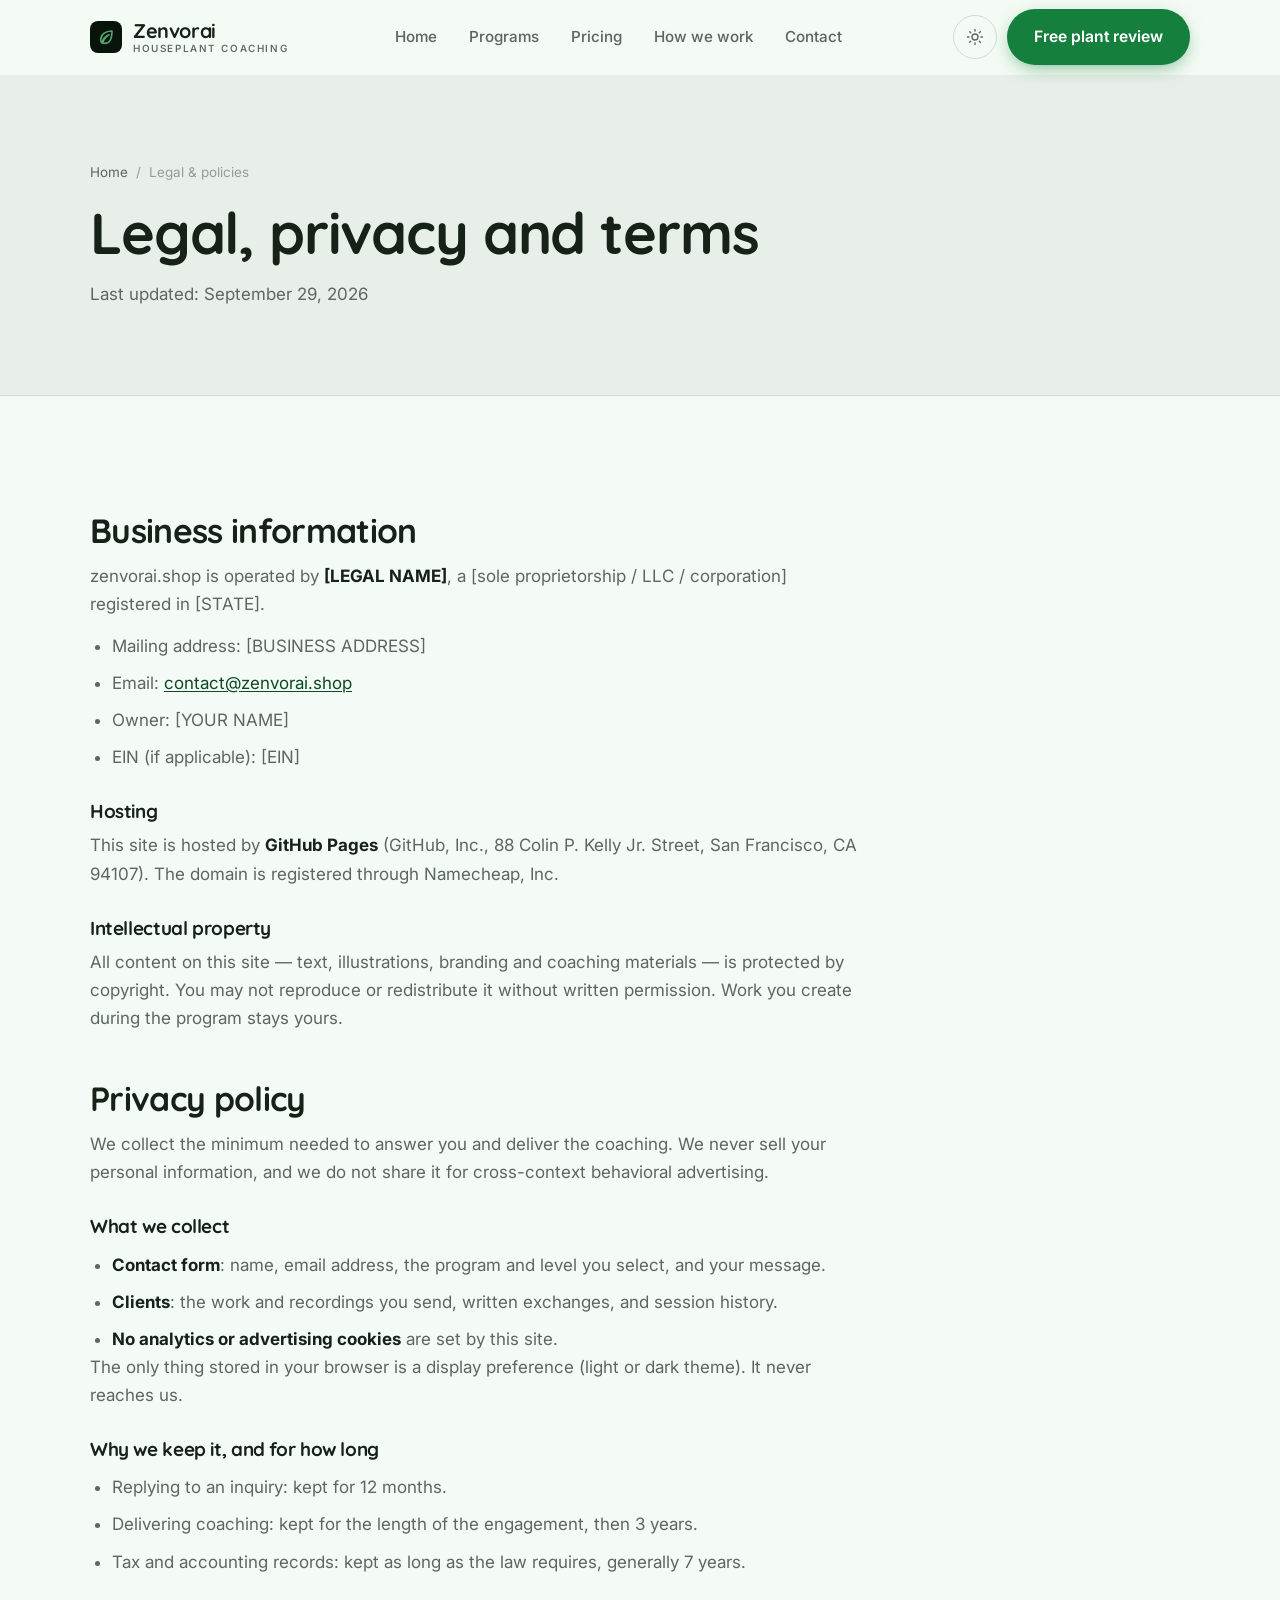
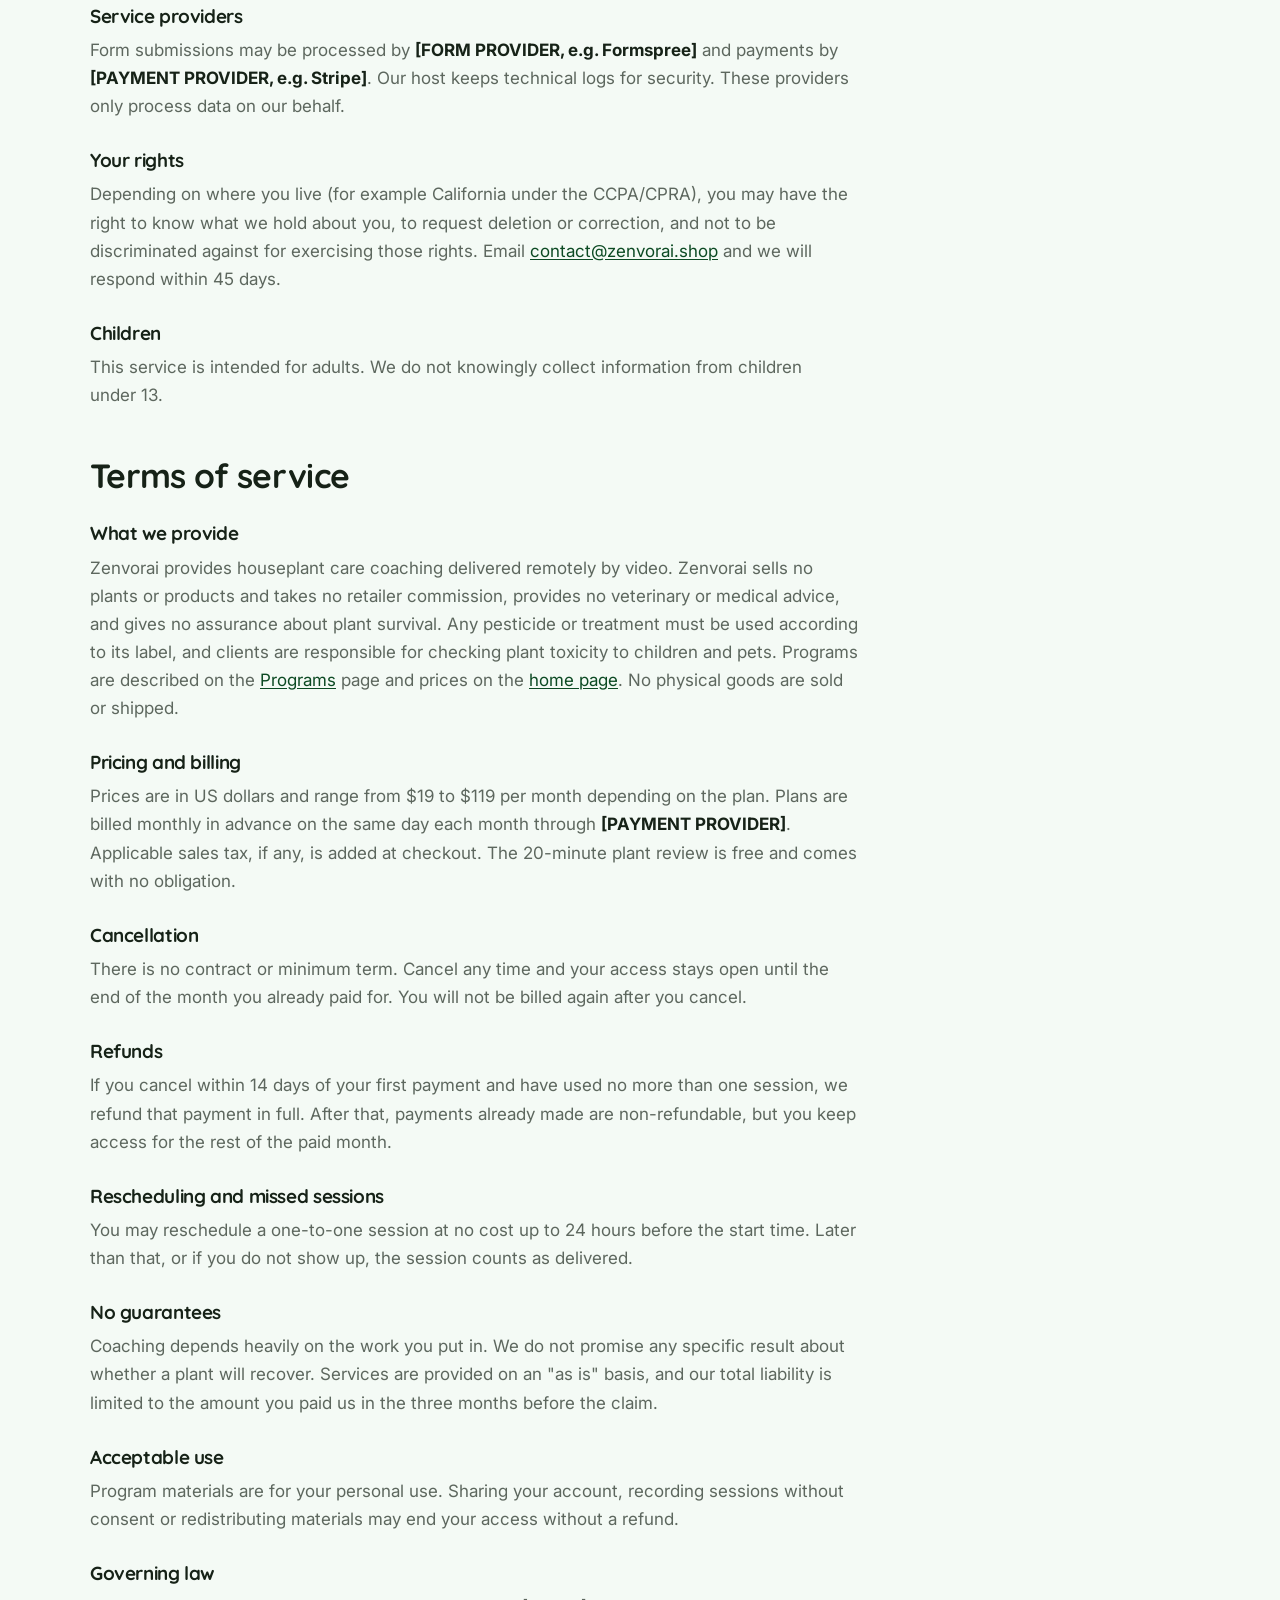
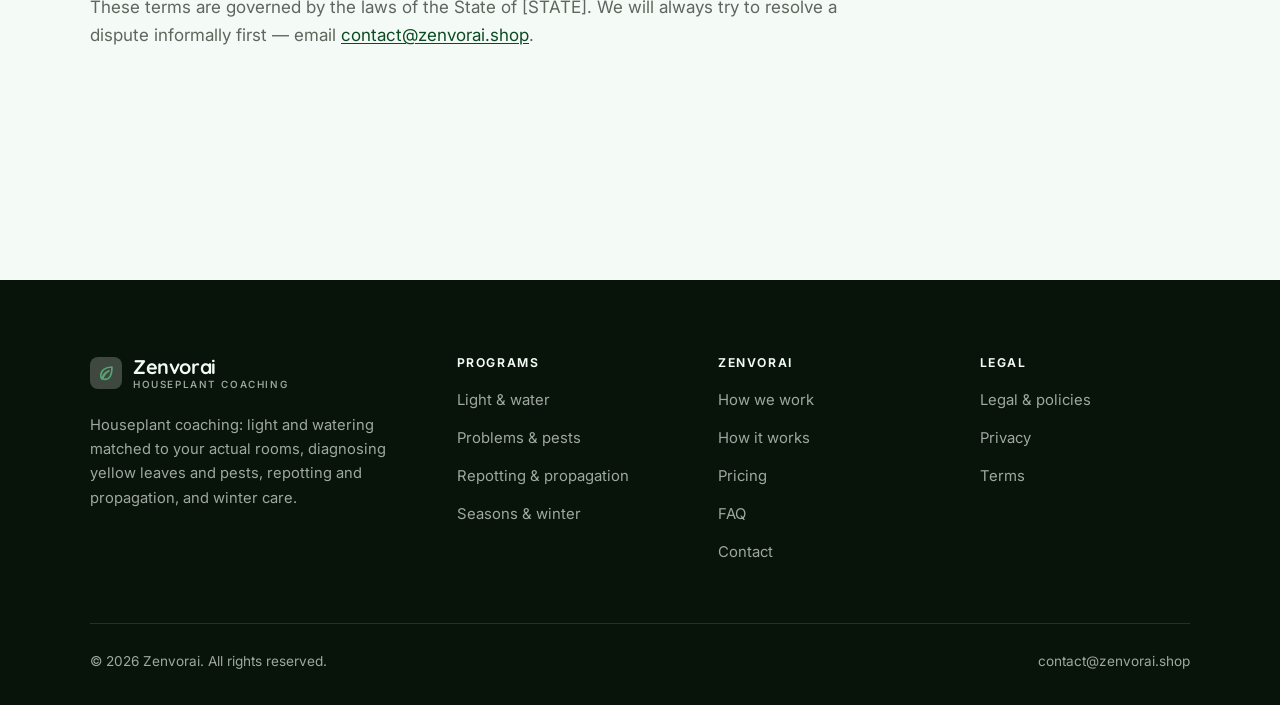
<file: legal.html>
<!DOCTYPE html>
<html lang="en" class="no-js">
<head>
<meta charset="utf-8">
<meta name="viewport" content="width=device-width, initial-scale=1">
<title>Legal, privacy and terms — Zenvorai</title>
<meta name="description" content="Business information, privacy policy and terms of service for Zenvorai.">
<meta name="robots" content="noindex">

<meta property="og:type" content="website">
<meta property="og:url" content="https://zenvorai.shop/legal.html">
<meta property="og:site_name" content="Zenvorai">
<meta property="og:locale" content="en_US">
<meta property="og:title" content="Legal, privacy and terms — Zenvorai">
<meta property="og:description" content="Business information, privacy policy and terms of service for Zenvorai.">
<meta name="theme-color" content="#081409">

<link rel="icon" href="assets/img/favicon.svg" type="image/svg+xml">
<link rel="preconnect" href="https://fonts.googleapis.com">
<link rel="preconnect" href="https://fonts.gstatic.com" crossorigin>
<link rel="stylesheet" href="https://fonts.googleapis.com/css2?family=Quicksand:wght@400..700&family=Inter:wght@400..700&display=swap">
<link rel="stylesheet" href="assets/css/style.css">

<!-- Thème appliqué avant le premier rendu (évite le flash) -->
<script>
document.documentElement.classList.remove('no-js');
(function(){try{var t=localStorage.getItem('site-theme');if(t){document.documentElement.setAttribute('data-theme',t);}}catch(e){}})();
</script>
</head>

<body>
<a class="skip-link" href="#main">Skip to main content</a>

<header class="site-header">
  <nav class="wrap nav" aria-label="Main navigation">
    <a class="brand" href="index.html">
      <svg class="brand__mark" viewBox="0 0 64 64" aria-hidden="true">
        <rect class="bm-bg" width="64" height="64" rx="16"/>
        <g class="bm-ic" transform="translate(14 14) scale(1.5)" fill="none" stroke-width="2.1" stroke-linecap="round" stroke-linejoin="round"><path d="M20 4c-9 0-15 4.5-15 11.5 0 2 .6 3.4 1.5 4.5C8 14 12 10.5 16 9c-4 2.5-7 6-8.5 11 1 .4 2 .5 3 .5C17 20.5 20 14 20 4z"/></g>
      </svg>
      <span>Zenvorai<span class="brand__sub">Houseplant coaching</span></span>
    </a>

    <ul class="nav__links" id="nav-links">
      <li><a href="index.html">Home</a></li>
      <li><a href="programs.html">Programs</a></li>
      <li><a href="index.html#pricing">Pricing</a></li>
      <li><a href="about.html">How we work</a></li>
      <li><a href="contact.html">Contact</a></li>
      <li><a class="btn btn--primary" href="contact.html">Free plant review</a></li>
    </ul>

    <div class="nav__cta">
      <button class="theme-toggle" type="button" aria-label="Switch to dark theme">
        <svg class="icon-sun" viewBox="0 0 24 24" fill="none" stroke="currentColor" stroke-width="1.8" stroke-linecap="round" aria-hidden="true"><circle cx="12" cy="12" r="4"/><path d="M12 2v2m0 16v2M2 12h2m16 0h2M4.9 4.9l1.4 1.4m11.4 11.4 1.4 1.4M19.1 4.9l-1.4 1.4M6.3 17.7l-1.4 1.4"/></svg>
        <svg class="icon-moon" viewBox="0 0 24 24" fill="none" stroke="currentColor" stroke-width="1.8" stroke-linecap="round" stroke-linejoin="round" aria-hidden="true"><path d="M21 12.8A9 9 0 1 1 11.2 3a7 7 0 0 0 9.8 9.8z"/></svg>
      </button>
      <a class="btn btn--primary" href="contact.html">Free plant review</a>
      <button class="nav__toggle" type="button" aria-expanded="false" aria-controls="nav-links" aria-label="Open menu">
        <svg class="icon-open" viewBox="0 0 24 24" fill="none" stroke="currentColor" stroke-width="2" stroke-linecap="round" aria-hidden="true"><path d="M3 6h18M3 12h18M3 18h18"/></svg>
        <svg class="icon-close" viewBox="0 0 24 24" fill="none" stroke="currentColor" stroke-width="2" stroke-linecap="round" aria-hidden="true"><path d="M6 6l12 12M18 6L6 18"/></svg>
      </button>
    </div>
  </nav>
</header>

<main id="main">

<section class="page-head">
  <div class="wrap">
    <nav class="breadcrumb" aria-label="Breadcrumb">
      <a href="index.html">Home</a><span>/</span><span aria-current="page">Legal &amp; policies</span>
    </nav>
    <h1>Legal, privacy and terms</h1>
    <p>Last updated: <time datetime="2026-09-29">September 29, 2026</time></p>
  </div>
</section>

<section class="section wrap">
  <div class="prose">

    <!--
      TO DO: this is a skeleton, not legal advice. Replace every [BRACKET] with
      your real details before selling, and have a lawyer review it if you can.
      Consumer protection rules differ by state.
    -->

    <h2 id="business">Business information</h2>
    <p>
      zenvorai.shop is operated by <strong>[LEGAL NAME]</strong>, a [sole proprietorship / LLC / corporation]
      registered in [STATE].
    </p>
    <ul>
      <li>Mailing address: [BUSINESS ADDRESS]</li>
      <li>Email: <a href="mailto:contact@zenvorai.shop">contact@zenvorai.shop</a></li>
      <li>Owner: [YOUR NAME]</li>
      <li>EIN (if applicable): [EIN]</li>
    </ul>

    <h3>Hosting</h3>
    <p>
      This site is hosted by <strong>GitHub Pages</strong> (GitHub, Inc., 88 Colin P. Kelly Jr. Street,
      San Francisco, CA 94107). The domain is registered through Namecheap, Inc.
    </p>

    <h3>Intellectual property</h3>
    <p>
      All content on this site — text, illustrations, branding and coaching materials — is protected by
      copyright. You may not reproduce or redistribute it without written permission. Work you create during
      the program stays yours.
    </p>

    <h2 id="privacy">Privacy policy</h2>
    <p>
      We collect the minimum needed to answer you and deliver the coaching. We never sell your personal
      information, and we do not share it for cross-context behavioral advertising.
    </p>
    <h3>What we collect</h3>
    <ul>
      <li><strong>Contact form</strong>: name, email address, the program and level you select, and your message.</li>
      <li><strong>Clients</strong>: the work and recordings you send, written exchanges, and session history.</li>
      <li><strong>No analytics or advertising cookies</strong> are set by this site.</li>
    </ul>
    <p>
      The only thing stored in your browser is a display preference (light or dark theme). It never reaches us.
    </p>
    <h3>Why we keep it, and for how long</h3>
    <ul>
      <li>Replying to an inquiry: kept for 12 months.</li>
      <li>Delivering coaching: kept for the length of the engagement, then 3 years.</li>
      <li>Tax and accounting records: kept as long as the law requires, generally 7 years.</li>
    </ul>
    <h3>Service providers</h3>
    <p>
      Form submissions may be processed by <strong>[FORM PROVIDER, e.g. Formspree]</strong> and payments by
      <strong>[PAYMENT PROVIDER, e.g. Stripe]</strong>. Our host keeps technical logs for security. These
      providers only process data on our behalf.
    </p>
    <h3>Your rights</h3>
    <p>
      Depending on where you live (for example California under the CCPA/CPRA), you may have the right to
      know what we hold about you, to request deletion or correction, and not to be discriminated against for
      exercising those rights. Email <a href="mailto:contact@zenvorai.shop">contact@zenvorai.shop</a> and we will respond within 45 days.
    </p>
    <h3>Children</h3>
    <p>
      This service is intended for adults. We do not knowingly collect information from children under 13.
    </p>

    <h2 id="terms">Terms of service</h2>
    <h3>What we provide</h3>
    <p>
      Zenvorai provides houseplant care coaching delivered remotely by video. Zenvorai sells no plants or products and takes no retailer commission, provides no veterinary or medical advice, and gives no assurance about plant survival. Any pesticide or treatment must be used according to its label, and clients are responsible for checking plant toxicity to children and pets. Programs are described on the
      <a href="programs.html">Programs</a> page and prices on the <a href="index.html#pricing">home page</a>.
      No physical goods are sold or shipped.
    </p>
    <h3>Pricing and billing</h3>
    <p>
      Prices are in US dollars and range from $19 to $119 per month
      depending on the plan. Plans are billed monthly in advance on the same day each month through
      <strong>[PAYMENT PROVIDER]</strong>. Applicable sales tax, if any, is added at checkout.
      The 20-minute plant review is free and comes with no obligation.
    </p>
    <h3>Cancellation</h3>
    <p>
      There is no contract or minimum term. Cancel any time and your access stays open until the end of the
      month you already paid for. You will not be billed again after you cancel.
    </p>
    <h3>Refunds</h3>
    <p>
      If you cancel within 14 days of your first payment and have used no more than one session, we refund
      that payment in full. After that, payments already made are non-refundable, but you keep access for the
      rest of the paid month.
    </p>
    <h3>Rescheduling and missed sessions</h3>
    <p>
      You may reschedule a one-to-one session at no cost up to 24 hours before the start time. Later than
      that, or if you do not show up, the session counts as delivered.
    </p>
    <h3>No guarantees</h3>
    <p>
      Coaching depends heavily on the work you put in. We do not promise any specific result
      about whether a plant will recover. Services are provided on an "as is" basis, and our total
      liability is limited to the amount you paid us in the three months before the claim.
    </p>
    <h3>Acceptable use</h3>
    <p>
      Program materials are for your personal use. Sharing your account, recording sessions without consent
      or redistributing materials may end your access without a refund.
    </p>
    <h3>Governing law</h3>
    <p>
      These terms are governed by the laws of the State of [STATE]. We will always try to resolve a dispute
      informally first — email <a href="mailto:contact@zenvorai.shop">contact@zenvorai.shop</a>.
    </p>

  </div>
</section>

</main>

<footer class="site-footer">
  <div class="wrap">
    <div class="footer__grid">
      <div class="footer__brand">
        <a class="brand" href="index.html">
          <svg class="brand__mark" viewBox="0 0 64 64" aria-hidden="true">
        <rect class="bm-bg" width="64" height="64" rx="16"/>
        <g class="bm-ic" transform="translate(14 14) scale(1.5)" fill="none" stroke-width="2.1" stroke-linecap="round" stroke-linejoin="round"><path d="M20 4c-9 0-15 4.5-15 11.5 0 2 .6 3.4 1.5 4.5C8 14 12 10.5 16 9c-4 2.5-7 6-8.5 11 1 .4 2 .5 3 .5C17 20.5 20 14 20 4z"/></g>
      </svg>
          <span>Zenvorai<span class="brand__sub">Houseplant coaching</span></span>
        </a>
        <p>Houseplant coaching: light and watering matched to your actual rooms, diagnosing yellow leaves and pests, repotting and propagation, and winter care.</p>
      </div>

      <div class="footer__col">
        <h4>Programs</h4>
        <ul>
          <li><a href="programs.html#light">Light &amp; water</a></li>
          <li><a href="programs.html#problems">Problems &amp; pests</a></li>
          <li><a href="programs.html#repot">Repotting &amp; propagation</a></li>
          <li><a href="programs.html#seasons">Seasons &amp; winter</a></li>
        </ul>
      </div>

      <div class="footer__col">
        <h4>Zenvorai</h4>
        <ul>
          <li><a href="about.html">How we work</a></li>
          <li><a href="index.html#how-it-works">How it works</a></li>
          <li><a href="index.html#pricing">Pricing</a></li>
          <li><a href="index.html#faq">FAQ</a></li>
          <li><a href="contact.html">Contact</a></li>
        </ul>
      </div>

      <div class="footer__col">
        <h4>Legal</h4>
        <ul>
          <li><a href="legal.html">Legal &amp; policies</a></li>
          <li><a href="legal.html#privacy">Privacy</a></li>
          <li><a href="legal.html#terms">Terms</a></li>
        </ul>
      </div>
    </div>

    <div class="footer__bottom">
      <p>© <span data-year>2026</span> Zenvorai. All rights reserved.</p>
      <p><a href="mailto:contact@zenvorai.shop">contact@zenvorai.shop</a></p>
    </div>
  </div>
</footer>

<script src="assets/js/main.js" defer></script>
</body>
</html>
</file>
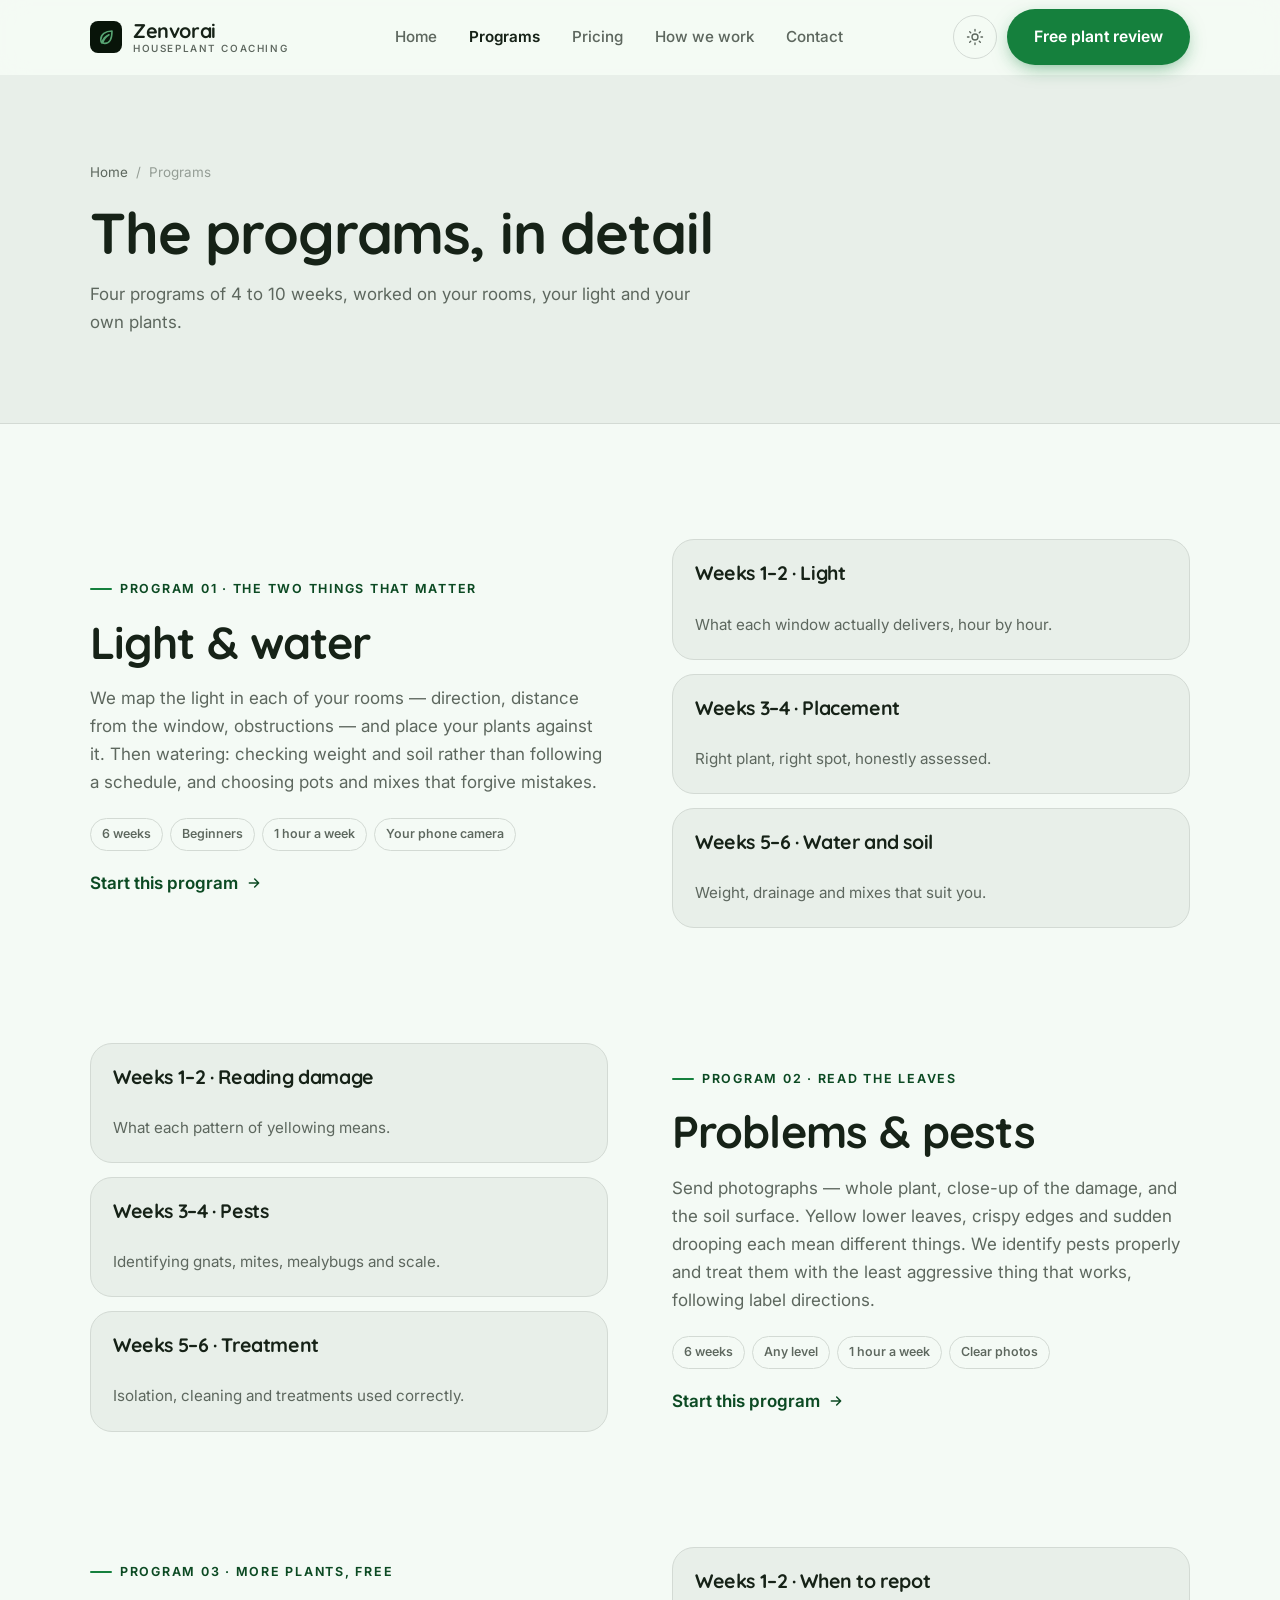
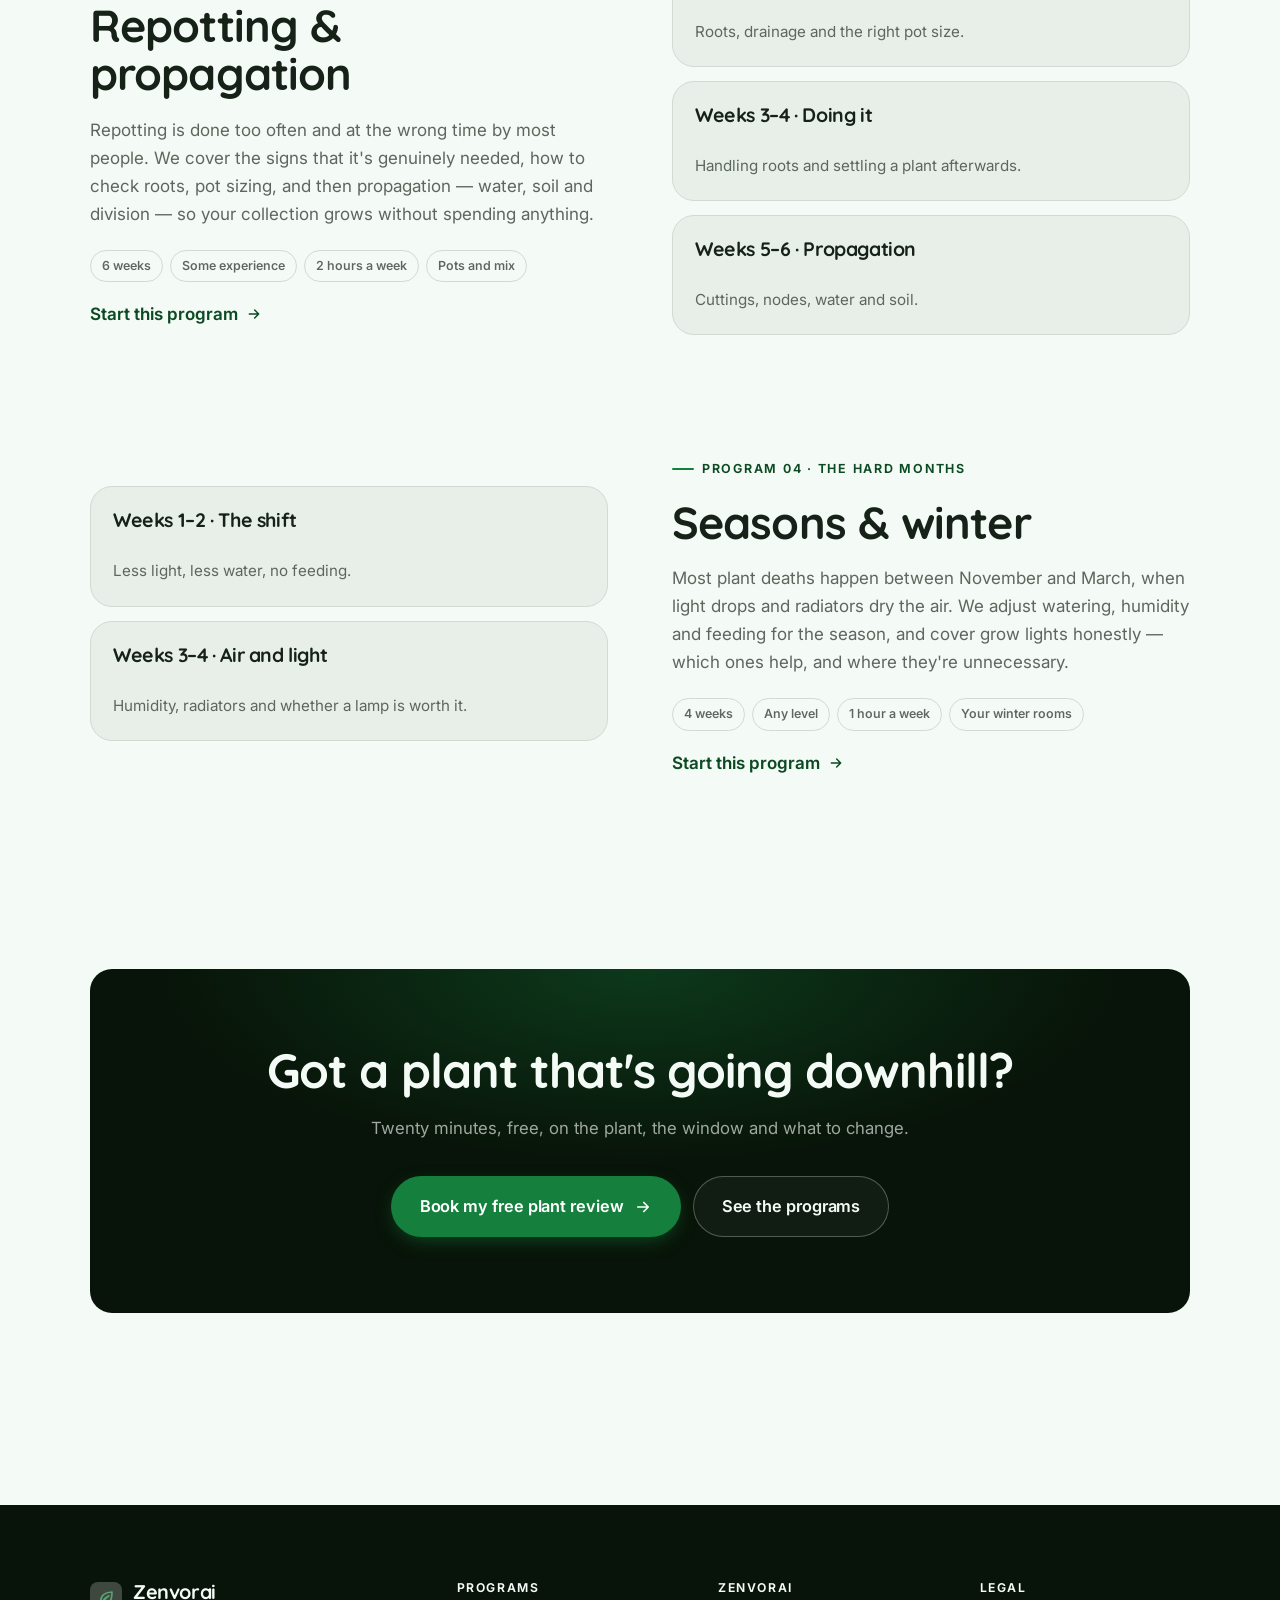
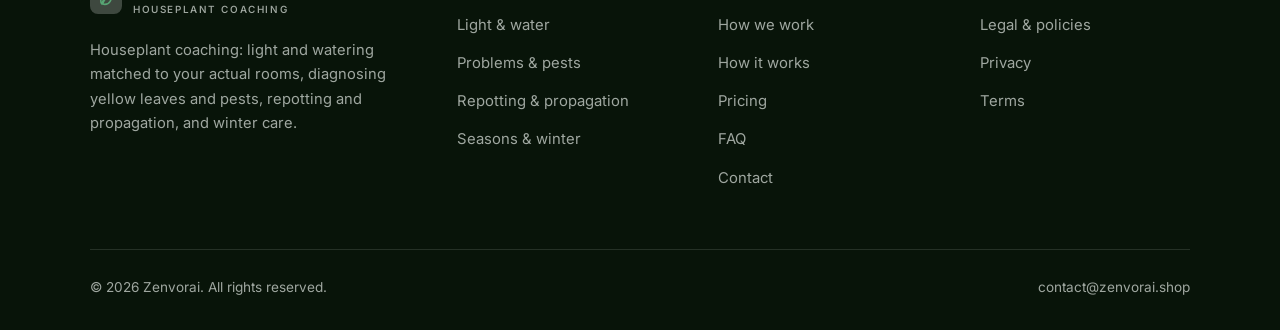
<file: programs.html>
<!DOCTYPE html>
<html lang="en" class="no-js">
<head>
<meta charset="utf-8">
<meta name="viewport" content="width=device-width, initial-scale=1">
<title>Programs — Zenvorai</title>
<meta name="description" content="Houseplant coaching programs: light and watering, problems and pests, repotting and propagation, seasonal and winter care.">
<link rel="canonical" href="https://zenvorai.shop/programs.html">

<meta property="og:type" content="website">
<meta property="og:url" content="https://zenvorai.shop/programs.html">
<meta property="og:site_name" content="Zenvorai">
<meta property="og:locale" content="en_US">
<meta property="og:title" content="Programs — Zenvorai">
<meta property="og:description" content="Houseplant coaching programs: light and watering, problems and pests, repotting and propagation, seasonal and winter care.">
<meta name="theme-color" content="#081409">

<link rel="icon" href="assets/img/favicon.svg" type="image/svg+xml">
<link rel="preconnect" href="https://fonts.googleapis.com">
<link rel="preconnect" href="https://fonts.gstatic.com" crossorigin>
<link rel="stylesheet" href="https://fonts.googleapis.com/css2?family=Quicksand:wght@400..700&family=Inter:wght@400..700&display=swap">
<link rel="stylesheet" href="assets/css/style.css">

<!-- Thème appliqué avant le premier rendu (évite le flash) -->
<script>
document.documentElement.classList.remove('no-js');
(function(){try{var t=localStorage.getItem('site-theme');if(t){document.documentElement.setAttribute('data-theme',t);}}catch(e){}})();
</script>
</head>

<body>
<a class="skip-link" href="#main">Skip to main content</a>

<header class="site-header">
  <nav class="wrap nav" aria-label="Main navigation">
    <a class="brand" href="index.html">
      <svg class="brand__mark" viewBox="0 0 64 64" aria-hidden="true">
        <rect class="bm-bg" width="64" height="64" rx="16"/>
        <g class="bm-ic" transform="translate(14 14) scale(1.5)" fill="none" stroke-width="2.1" stroke-linecap="round" stroke-linejoin="round"><path d="M20 4c-9 0-15 4.5-15 11.5 0 2 .6 3.4 1.5 4.5C8 14 12 10.5 16 9c-4 2.5-7 6-8.5 11 1 .4 2 .5 3 .5C17 20.5 20 14 20 4z"/></g>
      </svg>
      <span>Zenvorai<span class="brand__sub">Houseplant coaching</span></span>
    </a>

    <ul class="nav__links" id="nav-links">
      <li><a href="index.html">Home</a></li>
      <li><a href="programs.html" aria-current="page">Programs</a></li>
      <li><a href="index.html#pricing">Pricing</a></li>
      <li><a href="about.html">How we work</a></li>
      <li><a href="contact.html">Contact</a></li>
      <li><a class="btn btn--primary" href="contact.html">Free plant review</a></li>
    </ul>

    <div class="nav__cta">
      <button class="theme-toggle" type="button" aria-label="Switch to dark theme">
        <svg class="icon-sun" viewBox="0 0 24 24" fill="none" stroke="currentColor" stroke-width="1.8" stroke-linecap="round" aria-hidden="true"><circle cx="12" cy="12" r="4"/><path d="M12 2v2m0 16v2M2 12h2m16 0h2M4.9 4.9l1.4 1.4m11.4 11.4 1.4 1.4M19.1 4.9l-1.4 1.4M6.3 17.7l-1.4 1.4"/></svg>
        <svg class="icon-moon" viewBox="0 0 24 24" fill="none" stroke="currentColor" stroke-width="1.8" stroke-linecap="round" stroke-linejoin="round" aria-hidden="true"><path d="M21 12.8A9 9 0 1 1 11.2 3a7 7 0 0 0 9.8 9.8z"/></svg>
      </button>
      <a class="btn btn--primary" href="contact.html">Free plant review</a>
      <button class="nav__toggle" type="button" aria-expanded="false" aria-controls="nav-links" aria-label="Open menu">
        <svg class="icon-open" viewBox="0 0 24 24" fill="none" stroke="currentColor" stroke-width="2" stroke-linecap="round" aria-hidden="true"><path d="M3 6h18M3 12h18M3 18h18"/></svg>
        <svg class="icon-close" viewBox="0 0 24 24" fill="none" stroke="currentColor" stroke-width="2" stroke-linecap="round" aria-hidden="true"><path d="M6 6l12 12M18 6L6 18"/></svg>
      </button>
    </div>
  </nav>
</header>

<main id="main">

<section class="page-head">
  <div class="wrap">
    <nav class="breadcrumb" aria-label="Breadcrumb">
      <a href="index.html">Home</a><span>/</span><span aria-current="page">Programs</span>
    </nav>
    <h1>The programs, in detail</h1>
    <p>Four programs of 4 to 10 weeks, worked on your rooms, your light and your own plants.</p>
  </div>
</section>

<section class="section wrap" id="light">
  <div class="split reveal">
    <div>
      <span class="eyebrow">Program 01 · The two things that matter</span>
      <h2>Light &amp; water</h2>
      <p>We map the light in each of your rooms — direction, distance from the window, obstructions — and place your plants against it. Then watering: checking weight and soil rather than following a schedule, and choosing pots and mixes that forgive mistakes.</p>
      <ul class="tags"><li>6 weeks</li><li>Beginners</li><li>1 hour a week</li><li>Your phone camera</li></ul>
      <p><a class="arrow-link" href="contact.html">Start this program <svg viewBox="0 0 24 24" fill="none" stroke="currentColor" stroke-width="2.2" stroke-linecap="round" stroke-linejoin="round" aria-hidden="true"><path d="M5 12h14M13 6l6 6-6 6"/></svg></a></p>
    </div>
    <div class="grid grid--2 grid--tight">
      <article class="card card--sm">
        <h3>Weeks 1–2 · Light</h3>
        <p>What each window actually delivers, hour by hour.</p>
      </article>
      <article class="card card--sm">
        <h3>Weeks 3–4 · Placement</h3>
        <p>Right plant, right spot, honestly assessed.</p>
      </article>
      <article class="card card--sm">
        <h3>Weeks 5–6 · Water and soil</h3>
        <p>Weight, drainage and mixes that suit you.</p>
      </article>
    </div>
  </div>
</section>

<section class="section section--flush wrap" id="problems">
  <div class="split reveal">
    <div class="grid grid--2 grid--tight">
      <article class="card card--sm">
        <h3>Weeks 1–2 · Reading damage</h3>
        <p>What each pattern of yellowing means.</p>
      </article>
      <article class="card card--sm">
        <h3>Weeks 3–4 · Pests</h3>
        <p>Identifying gnats, mites, mealybugs and scale.</p>
      </article>
      <article class="card card--sm">
        <h3>Weeks 5–6 · Treatment</h3>
        <p>Isolation, cleaning and treatments used correctly.</p>
      </article>
    </div>
    <div>
      <span class="eyebrow">Program 02 · Read the leaves</span>
      <h2>Problems &amp; pests</h2>
      <p>Send photographs — whole plant, close-up of the damage, and the soil surface. Yellow lower leaves, crispy edges and sudden drooping each mean different things. We identify pests properly and treat them with the least aggressive thing that works, following label directions.</p>
      <ul class="tags"><li>6 weeks</li><li>Any level</li><li>1 hour a week</li><li>Clear photos</li></ul>
      <p><a class="arrow-link" href="contact.html">Start this program <svg viewBox="0 0 24 24" fill="none" stroke="currentColor" stroke-width="2.2" stroke-linecap="round" stroke-linejoin="round" aria-hidden="true"><path d="M5 12h14M13 6l6 6-6 6"/></svg></a></p>
    </div>
  </div>
</section>

<section class="section section--flush wrap" id="repot">
  <div class="split reveal">
    <div>
      <span class="eyebrow">Program 03 · More plants, free</span>
      <h2>Repotting &amp; propagation</h2>
      <p>Repotting is done too often and at the wrong time by most people. We cover the signs that it's genuinely needed, how to check roots, pot sizing, and then propagation — water, soil and division — so your collection grows without spending anything.</p>
      <ul class="tags"><li>6 weeks</li><li>Some experience</li><li>2 hours a week</li><li>Pots and mix</li></ul>
      <p><a class="arrow-link" href="contact.html">Start this program <svg viewBox="0 0 24 24" fill="none" stroke="currentColor" stroke-width="2.2" stroke-linecap="round" stroke-linejoin="round" aria-hidden="true"><path d="M5 12h14M13 6l6 6-6 6"/></svg></a></p>
    </div>
    <div class="grid grid--2 grid--tight">
      <article class="card card--sm">
        <h3>Weeks 1–2 · When to repot</h3>
        <p>Roots, drainage and the right pot size.</p>
      </article>
      <article class="card card--sm">
        <h3>Weeks 3–4 · Doing it</h3>
        <p>Handling roots and settling a plant afterwards.</p>
      </article>
      <article class="card card--sm">
        <h3>Weeks 5–6 · Propagation</h3>
        <p>Cuttings, nodes, water and soil.</p>
      </article>
    </div>
  </div>
</section>

<section class="section section--flush wrap" id="seasons">
  <div class="split reveal">
    <div class="grid grid--2 grid--tight">
      <article class="card card--sm">
        <h3>Weeks 1–2 · The shift</h3>
        <p>Less light, less water, no feeding.</p>
      </article>
      <article class="card card--sm">
        <h3>Weeks 3–4 · Air and light</h3>
        <p>Humidity, radiators and whether a lamp is worth it.</p>
      </article>
    </div>
    <div>
      <span class="eyebrow">Program 04 · The hard months</span>
      <h2>Seasons &amp; winter</h2>
      <p>Most plant deaths happen between November and March, when light drops and radiators dry the air. We adjust watering, humidity and feeding for the season, and cover grow lights honestly — which ones help, and where they're unnecessary.</p>
      <ul class="tags"><li>4 weeks</li><li>Any level</li><li>1 hour a week</li><li>Your winter rooms</li></ul>
      <p><a class="arrow-link" href="contact.html">Start this program <svg viewBox="0 0 24 24" fill="none" stroke="currentColor" stroke-width="2.2" stroke-linecap="round" stroke-linejoin="round" aria-hidden="true"><path d="M5 12h14M13 6l6 6-6 6"/></svg></a></p>
    </div>
  </div>
</section>

<section class="wrap section--tight">
  <div class="cta-band reveal">
    <h2>Got a plant that's going downhill?</h2>
    <p>Twenty minutes, free, on the plant, the window and what to change.</p>
    <div class="hero__actions">
      <a class="btn btn--primary btn--lg" href="contact.html">Book my free plant review <svg viewBox="0 0 24 24" fill="none" stroke="currentColor" stroke-width="2.2" stroke-linecap="round" stroke-linejoin="round" aria-hidden="true"><path d="M5 12h14M13 6l6 6-6 6"/></svg></a>
      <a class="btn btn--on-dark btn--lg" href="programs.html">See the programs</a>
    </div>
  </div>
</section>

</main>

<footer class="site-footer">
  <div class="wrap">
    <div class="footer__grid">
      <div class="footer__brand">
        <a class="brand" href="index.html">
          <svg class="brand__mark" viewBox="0 0 64 64" aria-hidden="true">
        <rect class="bm-bg" width="64" height="64" rx="16"/>
        <g class="bm-ic" transform="translate(14 14) scale(1.5)" fill="none" stroke-width="2.1" stroke-linecap="round" stroke-linejoin="round"><path d="M20 4c-9 0-15 4.5-15 11.5 0 2 .6 3.4 1.5 4.5C8 14 12 10.5 16 9c-4 2.5-7 6-8.5 11 1 .4 2 .5 3 .5C17 20.5 20 14 20 4z"/></g>
      </svg>
          <span>Zenvorai<span class="brand__sub">Houseplant coaching</span></span>
        </a>
        <p>Houseplant coaching: light and watering matched to your actual rooms, diagnosing yellow leaves and pests, repotting and propagation, and winter care.</p>
      </div>

      <div class="footer__col">
        <h4>Programs</h4>
        <ul>
          <li><a href="programs.html#light">Light &amp; water</a></li>
          <li><a href="programs.html#problems">Problems &amp; pests</a></li>
          <li><a href="programs.html#repot">Repotting &amp; propagation</a></li>
          <li><a href="programs.html#seasons">Seasons &amp; winter</a></li>
        </ul>
      </div>

      <div class="footer__col">
        <h4>Zenvorai</h4>
        <ul>
          <li><a href="about.html">How we work</a></li>
          <li><a href="index.html#how-it-works">How it works</a></li>
          <li><a href="index.html#pricing">Pricing</a></li>
          <li><a href="index.html#faq">FAQ</a></li>
          <li><a href="contact.html">Contact</a></li>
        </ul>
      </div>

      <div class="footer__col">
        <h4>Legal</h4>
        <ul>
          <li><a href="legal.html">Legal &amp; policies</a></li>
          <li><a href="legal.html#privacy">Privacy</a></li>
          <li><a href="legal.html#terms">Terms</a></li>
        </ul>
      </div>
    </div>

    <div class="footer__bottom">
      <p>© <span data-year>2026</span> Zenvorai. All rights reserved.</p>
      <p><a href="mailto:contact@zenvorai.shop">contact@zenvorai.shop</a></p>
    </div>
  </div>
</footer>

<script src="assets/js/main.js" defer></script>
</body>
</html>
</file>
<file: assets/css/style.css>
/* Zenvorai — couleurs et polices de la marque.
   Modifier ces valeurs suffit à changer l'identité visuelle de tout le site. */
:root {
  --c-accent:    #15803d;
  --c-on-accent: #ffffff;
  --c-ink:       #081409;
  --c-paper:     #f4faf5;

  --accent-ink-light: color-mix(in srgb, var(--c-accent) 58%, black);
  --accent-on-dark:   color-mix(in srgb, var(--c-accent) 72%, white);

  --font-display: "Quicksand", system-ui, -apple-system, "Segoe UI", sans-serif;
  --font-body: "Inter", system-ui, -apple-system, "Segoe UI", sans-serif;
  --display-weight: 700;
  --display-tracking: -.02em;
}

/* ==========================================================================
   Feuille de style commune aux sites de coaching
   Les couleurs de marque (--c-accent, --c-on-accent, --c-ink, --c-paper) et
   les polices sont définies juste au-dessus, par site. Tout le reste en dérive.
   ========================================================================== */

/* --------------------------------------------------------------------------
   1. Tokens dérivés
   -------------------------------------------------------------------------- */

:root {
  /* Thème clair */
  --paper:      var(--c-paper);
  --paper-2:    color-mix(in srgb, var(--c-paper) 95%, var(--c-ink));
  --paper-3:    color-mix(in srgb, var(--c-paper) 89%, var(--c-ink));
  --line:       color-mix(in srgb, var(--c-paper) 86%, var(--c-ink));
  --text:       color-mix(in srgb, var(--c-ink) 94%, var(--c-paper));
  --muted:      color-mix(in srgb, var(--c-ink) 64%, var(--c-paper));
  --accent:     var(--c-accent);
  --accent-600: color-mix(in srgb, var(--c-accent) 86%, black);
  --accent-ink: var(--accent-ink-light);
  --on-accent:  var(--c-on-accent);
  --ink:        var(--c-ink);
  --ink-soft:   color-mix(in srgb, var(--c-ink) 90%, white);
  --on-ink:     var(--c-paper);
  --on-ink-mut: color-mix(in srgb, var(--c-paper) 64%, var(--c-ink));
  --brand-bg:   var(--c-ink);

  /* Rayons */
  --r-sm: 8px;
  --r-md: 14px;
  --r-lg: 22px;
  --r-full: 999px;

  /* Ombres */
  --sh-1: 0 1px 2px rgba(0, 0, 0, .05), 0 2px 8px rgba(0, 0, 0, .04);
  --sh-2: 0 2px 4px rgba(0, 0, 0, .05), 0 12px 32px rgba(0, 0, 0, .09);
  --sh-3: 0 4px 8px rgba(0, 0, 0, .06), 0 24px 56px rgba(0, 0, 0, .14);

  /* Rythme */
  --gutter: clamp(16px, 4vw, 40px);
  --maxw: 1180px;
  --section-y: clamp(64px, 9vw, 124px);

  --ease: cubic-bezier(.22, .61, .36, 1);
}

/* Thème sombre — suit le système, sauf si l'utilisateur a choisi « clair » */
@media (prefers-color-scheme: dark) {
  :root:not([data-theme="light"]) {
    --paper:      var(--c-ink);
    --paper-2:    color-mix(in srgb, var(--c-ink) 92%, white);
    --paper-3:    color-mix(in srgb, var(--c-ink) 86%, white);
    --line:       color-mix(in srgb, var(--c-ink) 80%, white);
    --text:       color-mix(in srgb, var(--c-paper) 94%, var(--c-ink));
    --muted:      color-mix(in srgb, var(--c-paper) 66%, var(--c-ink));
    --accent-ink: var(--accent-on-dark);
    --ink:        color-mix(in srgb, var(--c-ink) 72%, black);
    --brand-bg:   color-mix(in srgb, var(--c-ink) 80%, white);
    --sh-1: 0 1px 2px rgba(0, 0, 0, .4), 0 2px 8px rgba(0, 0, 0, .3);
    --sh-2: 0 2px 4px rgba(0, 0, 0, .4), 0 12px 32px rgba(0, 0, 0, .45);
    --sh-3: 0 4px 8px rgba(0, 0, 0, .45), 0 24px 56px rgba(0, 0, 0, .55);
  }
}

/* Thème sombre — choix explicite */
:root[data-theme="dark"] {
  --paper:      var(--c-ink);
  --paper-2:    color-mix(in srgb, var(--c-ink) 92%, white);
  --paper-3:    color-mix(in srgb, var(--c-ink) 86%, white);
  --line:       color-mix(in srgb, var(--c-ink) 80%, white);
  --text:       color-mix(in srgb, var(--c-paper) 94%, var(--c-ink));
  --muted:      color-mix(in srgb, var(--c-paper) 66%, var(--c-ink));
  --accent-ink: var(--accent-on-dark);
  --ink:        color-mix(in srgb, var(--c-ink) 72%, black);
  --brand-bg:   color-mix(in srgb, var(--c-ink) 80%, white);
  --sh-1: 0 1px 2px rgba(0, 0, 0, .4), 0 2px 8px rgba(0, 0, 0, .3);
  --sh-2: 0 2px 4px rgba(0, 0, 0, .4), 0 12px 32px rgba(0, 0, 0, .45);
  --sh-3: 0 4px 8px rgba(0, 0, 0, .45), 0 24px 56px rgba(0, 0, 0, .55);
}

/* --------------------------------------------------------------------------
   2. Reset / base
   -------------------------------------------------------------------------- */

*, *::before, *::after { box-sizing: border-box; }

* { margin: 0; }

html {
  -webkit-text-size-adjust: 100%;
  scroll-behavior: smooth;
  scroll-padding-top: 88px;
}

body {
  background: var(--paper);
  color: var(--text);
  font-family: var(--font-body);
  font-size: 17px;
  line-height: 1.65;
  -webkit-font-smoothing: antialiased;
  text-rendering: optimizeLegibility;
  overflow-x: hidden;
}

img, svg, video { display: block; max-width: 100%; height: auto; }

a { color: inherit; text-decoration: none; }

button, input, textarea, select { font: inherit; color: inherit; }

h1, h2, h3, h4 {
  font-family: var(--font-display);
  font-weight: var(--display-weight);
  line-height: 1.08;
  letter-spacing: var(--display-tracking);
  text-wrap: balance;
}

p { text-wrap: pretty; }

:focus-visible {
  outline: 3px solid var(--accent);
  outline-offset: 3px;
  border-radius: 4px;
}

::selection { background: var(--accent); color: var(--on-accent); }

/* --------------------------------------------------------------------------
   3. Utilitaires de mise en page
   -------------------------------------------------------------------------- */

.wrap {
  width: 100%;
  max-width: var(--maxw);
  margin-inline: auto;
  padding-inline: var(--gutter);
}

.section { padding-block: var(--section-y); }
.section--flush { padding-top: 0; }
.section--tight { padding-block: clamp(48px, 6vw, 80px); }

.skip-link {
  position: absolute;
  left: 12px;
  top: -100px;
  z-index: 200;
  background: var(--accent);
  color: var(--on-accent);
  padding: 12px 20px;
  border-radius: var(--r-sm);
  font-weight: 600;
  transition: top .2s var(--ease);
}
.skip-link:focus { top: 12px; }

.eyebrow {
  display: inline-flex;
  align-items: center;
  gap: 8px;
  font-size: .78rem;
  font-weight: 650;
  letter-spacing: .14em;
  text-transform: uppercase;
  color: var(--accent-ink);
  margin-bottom: 18px;
}
.eyebrow::before {
  content: "";
  width: 22px;
  height: 2px;
  background: var(--accent);
  border-radius: 2px;
}

.section-head { max-width: 62ch; margin-bottom: clamp(36px, 5vw, 60px); }
.section-head h2 { font-size: clamp(2rem, 4.4vw, 3.1rem); }
.section-head p {
  margin-top: 18px;
  color: var(--muted);
  font-size: clamp(1rem, 1.6vw, 1.12rem);
  max-width: 58ch;
}

.section-head--center { margin-inline: auto; text-align: center; }
.section-head--center .eyebrow { justify-content: center; }
.section-head--center p { margin-inline: auto; }

/* --------------------------------------------------------------------------
   4. Boutons
   -------------------------------------------------------------------------- */

.btn {
  display: inline-flex;
  align-items: center;
  justify-content: center;
  gap: 10px;
  padding: 14px 26px;
  border: 1px solid transparent;
  border-radius: var(--r-full);
  font-weight: 620;
  font-size: .98rem;
  letter-spacing: -.005em;
  cursor: pointer;
  white-space: nowrap;
  transition: transform .18s var(--ease), background-color .18s var(--ease),
              border-color .18s var(--ease), box-shadow .18s var(--ease), color .18s var(--ease);
}
.btn:hover { transform: translateY(-2px); }
.btn:active { transform: translateY(0); }

.btn--primary {
  background: var(--accent);
  color: var(--on-accent);
  box-shadow: 0 6px 20px -6px color-mix(in srgb, var(--c-accent) 65%, transparent);
}
.btn--primary:hover {
  background: var(--accent-600);
  box-shadow: 0 12px 28px -8px color-mix(in srgb, var(--c-accent) 70%, transparent);
}

.btn--ghost {
  border-color: var(--line);
  background: transparent;
  color: var(--text);
}
.btn--ghost:hover { border-color: var(--accent); color: var(--accent-ink); }

.btn--on-dark {
  border-color: color-mix(in srgb, var(--c-paper) 28%, transparent);
  color: var(--on-ink);
  background: color-mix(in srgb, var(--c-paper) 4%, transparent);
}
.btn--on-dark:hover {
  border-color: color-mix(in srgb, var(--c-paper) 60%, transparent);
  background: color-mix(in srgb, var(--c-paper) 10%, transparent);
}

.btn--lg { padding: 16px 28px; font-size: 1.02rem; }
.btn--block { width: 100%; }

.btn svg { width: 18px; height: 18px; flex: none; }

@media (max-width: 420px) {
  .btn--lg { padding: 15px 22px; font-size: 1rem; white-space: normal; text-align: center; }
}

/* Lien fléché */
.arrow-link {
  display: inline-flex;
  align-items: center;
  gap: 8px;
  font-weight: 620;
  color: var(--accent-ink);
}
.arrow-link svg { width: 16px; height: 16px; transition: transform .18s var(--ease); }
.arrow-link:hover svg { transform: translateX(4px); }

/* --------------------------------------------------------------------------
   5. En-tête / navigation
   -------------------------------------------------------------------------- */

.site-header {
  position: sticky;
  top: 0;
  z-index: 100;
  background: color-mix(in srgb, var(--paper) 82%, transparent);
  backdrop-filter: saturate(180%) blur(14px);
  -webkit-backdrop-filter: saturate(180%) blur(14px);
  border-bottom: 1px solid transparent;
  transition: border-color .25s var(--ease), background-color .25s var(--ease);
}
.site-header.is-stuck {
  border-bottom-color: var(--line);
  background: color-mix(in srgb, var(--paper) 94%, transparent);
}

.nav {
  display: flex;
  align-items: center;
  justify-content: space-between;
  gap: 24px;
  height: 74px;
}

.brand {
  display: inline-flex;
  align-items: center;
  gap: 11px;
  font-family: var(--font-display);
  font-weight: var(--display-weight);
  font-size: 1.24rem;
  letter-spacing: var(--display-tracking);
  flex: none;
  line-height: 1.1;
}
.brand__mark { width: 32px; height: 32px; flex: none; }
.brand__mark .bm-bg { fill: var(--brand-bg); }
.brand__mark .bm-ic { stroke: var(--accent-on-dark); color: var(--accent-on-dark); }
.brand__sub {
  display: block;
  font-family: var(--font-body);
  font-size: .62rem;
  font-weight: 550;
  letter-spacing: .16em;
  text-transform: uppercase;
  color: var(--muted);
  margin-top: 1px;
}

.nav__links {
  display: flex;
  align-items: center;
  gap: 4px;
  list-style: none;
  padding: 0;
}
.nav__links a {
  display: block;
  padding: 9px 14px;
  border-radius: var(--r-full);
  font-size: .95rem;
  font-weight: 520;
  color: var(--muted);
  transition: color .16s var(--ease), background-color .16s var(--ease);
}
.nav__links a:hover { color: var(--text); background: var(--paper-2); }
.nav__links a[aria-current="page"] { color: var(--text); font-weight: 620; }
.nav__links .btn { display: none; }

.nav__cta { display: flex; align-items: center; gap: 10px; flex: none; }

.nav__toggle {
  display: none;
  width: 44px;
  height: 44px;
  align-items: center;
  justify-content: center;
  background: transparent;
  border: 1px solid var(--line);
  border-radius: var(--r-full);
  cursor: pointer;
}
.nav__toggle svg { width: 20px; height: 20px; }
.nav__toggle .icon-close { display: none; }
.nav__toggle[aria-expanded="true"] .icon-open { display: none; }
.nav__toggle[aria-expanded="true"] .icon-close { display: block; }

@media (max-width: 900px) {
  .nav__links, .nav__cta .btn { display: none; }
  .nav__toggle { display: inline-flex; }

  .nav__links {
    position: fixed;
    inset: 74px 0 auto;
    flex-direction: column;
    align-items: stretch;
    gap: 2px;
    padding: 20px var(--gutter) 32px;
    background: var(--paper);
    border-bottom: 1px solid var(--line);
    box-shadow: var(--sh-2);
  }
  .nav__links.is-open { display: flex; }
  .nav__links a { padding: 14px 4px; font-size: 1.1rem; border-radius: var(--r-sm); }
  .nav__links a.btn { display: inline-flex; margin-top: 14px; padding: 14px 26px; color: var(--on-accent); }
}

@media (max-width: 380px) {
  .brand__sub { display: none; }
}

/* Bouton de thème */
.theme-toggle {
  width: 44px;
  height: 44px;
  display: inline-flex;
  align-items: center;
  justify-content: center;
  background: transparent;
  border: 1px solid var(--line);
  border-radius: var(--r-full);
  cursor: pointer;
  color: var(--muted);
  transition: color .16s var(--ease), border-color .16s var(--ease);
}
.theme-toggle:hover { color: var(--text); border-color: var(--accent); }
.theme-toggle svg { width: 18px; height: 18px; }
.theme-toggle .icon-moon { display: none; }
:root[data-theme="dark"] .theme-toggle .icon-sun { display: none; }
:root[data-theme="dark"] .theme-toggle .icon-moon { display: block; }
@media (prefers-color-scheme: dark) {
  :root:not([data-theme="light"]) .theme-toggle .icon-sun { display: none; }
  :root:not([data-theme="light"]) .theme-toggle .icon-moon { display: block; }
}

/* --------------------------------------------------------------------------
   6. Hero
   -------------------------------------------------------------------------- */

.hero {
  position: relative;
  background: var(--ink);
  color: var(--on-ink);
  overflow: hidden;
  isolation: isolate;
}

/* Halo de couleur + grain léger */
.hero::before {
  content: "";
  position: absolute;
  inset: -30% -10% auto;
  height: 130%;
  background:
    radial-gradient(60% 55% at 78% 18%, color-mix(in srgb, var(--c-accent) 34%, transparent), transparent 62%),
    radial-gradient(48% 44% at 12% 88%, color-mix(in srgb, var(--c-accent) 16%, transparent), transparent 66%);
  z-index: -2;
  pointer-events: none;
}
.hero::after {
  content: "";
  position: absolute;
  inset: 0;
  background-image: url("data:image/svg+xml,%3Csvg xmlns='http://www.w3.org/2000/svg' width='160' height='160'%3E%3Cfilter id='n'%3E%3CfeTurbulence type='fractalNoise' baseFrequency='.85' numOctaves='3'/%3E%3C/filter%3E%3Crect width='160' height='160' filter='url(%23n)' opacity='.28'/%3E%3C/svg%3E");
  opacity: .45;
  mix-blend-mode: overlay;
  z-index: -1;
  pointer-events: none;
}

.hero__inner {
  display: grid;
  grid-template-columns: minmax(0, 1.05fr) minmax(0, .95fr);
  align-items: center;
  gap: clamp(32px, 5vw, 72px);
  padding-block: clamp(56px, 8vw, 110px);
}

.hero h1 {
  font-size: clamp(2.5rem, 6vw, 4.6rem);
  letter-spacing: calc(var(--display-tracking) * 1.4);
}
.hero h1 em {
  font-style: normal;
  color: var(--accent-on-dark);
  text-decoration: underline;
  text-decoration-color: color-mix(in srgb, var(--c-accent) 45%, transparent);
  text-decoration-thickness: .1em;
  text-underline-offset: .14em;
  text-decoration-skip-ink: none;
}

.hero__lede {
  margin-top: 22px;
  font-size: clamp(1.04rem, 1.9vw, 1.2rem);
  color: var(--on-ink-mut);
  max-width: 50ch;
}

.hero__actions {
  display: flex;
  flex-wrap: wrap;
  gap: 12px;
  margin-top: 34px;
}

.hero__eyebrow { color: var(--accent-on-dark); }
.hero__eyebrow::before { background: var(--accent-on-dark); }

/* Faits sur l'offre */
.hero__proof {
  display: grid;
  grid-template-columns: repeat(4, minmax(0, 1fr));
  gap: clamp(18px, 3vw, 32px);
  margin-top: 44px;
  padding: 26px 0 0;
  border-top: 1px solid color-mix(in srgb, var(--c-paper) 14%, transparent);
  list-style: none;
}
.stat__num {
  display: block;
  font-family: var(--font-display);
  font-size: clamp(1.5rem, 2.6vw, 2.05rem);
  font-weight: var(--display-weight);
  line-height: 1;
  letter-spacing: var(--display-tracking);
  white-space: nowrap;
}
.stat__label {
  display: block;
  margin-top: 7px;
  font-size: .82rem;
  line-height: 1.4;
  color: var(--on-ink-mut);
}

.hero__art svg { width: 100%; height: auto; border-radius: var(--r-lg); box-shadow: var(--sh-3); }

@media (max-width: 880px) {
  .hero__inner { grid-template-columns: 1fr; }
  .hero__art { order: -1; max-width: 560px; }
}
@media (max-width: 540px) {
  .hero__proof { grid-template-columns: repeat(2, minmax(0, 1fr)); }
}

/* --------------------------------------------------------------------------
   7. Bandeau défilant
   -------------------------------------------------------------------------- */

.marquee {
  background: var(--ink-soft);
  color: var(--on-ink-mut);
  border-top: 1px solid color-mix(in srgb, var(--c-paper) 8%, transparent);
  padding-block: 18px;
  overflow: hidden;
  white-space: nowrap;
  mask-image: linear-gradient(90deg, transparent, #000 8%, #000 92%, transparent);
  -webkit-mask-image: linear-gradient(90deg, transparent, #000 8%, #000 92%, transparent);
}
.marquee__track {
  display: inline-flex;
  gap: 42px;
  align-items: center;
  animation: marquee 38s linear infinite;
  font-size: .86rem;
  letter-spacing: .12em;
  text-transform: uppercase;
  font-weight: 560;
}
.marquee__track span { display: inline-flex; align-items: center; gap: 42px; }
.marquee__track span::after {
  content: "";
  width: 5px; height: 5px;
  border-radius: 50%;
  background: var(--accent);
  opacity: .8;
}
@keyframes marquee { to { transform: translateX(-50%); } }

/* --------------------------------------------------------------------------
   8. Grilles de cartes
   -------------------------------------------------------------------------- */

.grid {
  display: grid;
  gap: clamp(16px, 2.2vw, 26px);
}
.grid--2 { grid-template-columns: repeat(auto-fit, minmax(min(100%, 260px), 1fr)); }
.grid--3 { grid-template-columns: repeat(auto-fit, minmax(min(100%, 270px), 1fr)); }
.grid--4 { grid-template-columns: repeat(auto-fit, minmax(min(100%, 230px), 1fr)); }
.grid--tight { gap: 14px; }

.card {
  position: relative;
  display: flex;
  flex-direction: column;
  padding: 28px;
  background: var(--paper-2);
  border: 1px solid var(--line);
  border-radius: var(--r-lg);
  transition: transform .22s var(--ease), box-shadow .22s var(--ease), border-color .22s var(--ease);
}
a.card:hover, .card--lift:hover {
  transform: translateY(-5px);
  box-shadow: var(--sh-2);
  border-color: color-mix(in srgb, var(--c-accent) 45%, var(--line));
}
.card--sm { padding: 22px; }
.card--sm h3 { font-size: 1rem; }
.card__icon {
  width: 52px;
  height: 52px;
  display: grid;
  place-items: center;
  border-radius: var(--r-md);
  background: color-mix(in srgb, var(--c-accent) 15%, transparent);
  color: var(--accent-ink);
  margin-bottom: 20px;
}
.card__icon svg { width: 26px; height: 26px; }
.card h3 { font-size: 1.22rem; margin-bottom: 10px; }
.card p { color: var(--muted); font-size: .95rem; }
.card .arrow-link { margin-top: auto; padding-top: 18px; font-size: .92rem; }

.tags {
  list-style: none;
  padding: 0;
  margin: 18px 0 0;
  display: flex;
  flex-wrap: wrap;
  gap: 7px;
}
.tags li {
  font-size: .78rem;
  font-weight: 560;
  padding: 5px 11px;
  border-radius: var(--r-full);
  background: var(--paper);
  border: 1px solid var(--line);
  color: var(--muted);
}

/* --------------------------------------------------------------------------
   9. Méthode (étapes)
   -------------------------------------------------------------------------- */

.steps { counter-reset: step; }
.step {
  position: relative;
  padding: 30px 26px 26px;
  background: var(--paper);
  border: 1px solid var(--line);
  border-radius: var(--r-lg);
}
.step::before {
  counter-increment: step;
  content: "0" counter(step);
  display: block;
  font-family: var(--font-display);
  font-size: 2.6rem;
  font-weight: var(--display-weight);
  line-height: 1;
  letter-spacing: var(--display-tracking);
  color: color-mix(in srgb, var(--c-accent) 55%, var(--paper));
  margin-bottom: 16px;
}
.step h3 { font-size: 1.12rem; margin-bottom: 9px; }
.step p { color: var(--muted); font-size: .93rem; }

/* --------------------------------------------------------------------------
   10. Tarifs
   -------------------------------------------------------------------------- */

.plans { align-items: start; }

.plan {
  display: flex;
  flex-direction: column;
  padding: 32px 28px;
  background: var(--paper);
  border: 1px solid var(--line);
  border-radius: var(--r-lg);
  height: 100%;
  position: relative;
}
.plan--featured {
  background: var(--ink);
  color: var(--on-ink);
  border-color: var(--ink);
  box-shadow: var(--sh-3);
}
.plan--featured .plan__desc,
.plan--featured .plan__period,
.plan--featured .plan__features li { color: var(--on-ink-mut); }
.plan--featured .plan__features li::before { color: var(--accent-on-dark); }

.plan__tag {
  position: absolute;
  top: 18px;
  right: 18px;
  font-size: .7rem;
  font-weight: 680;
  letter-spacing: .1em;
  text-transform: uppercase;
  padding: 5px 12px;
  border-radius: var(--r-full);
  background: var(--accent);
  color: var(--on-accent);
}

.plan h3 { font-size: 1.3rem; }
.plan--featured h3 { padding-right: 120px; }
.plan__desc { margin-top: 8px; color: var(--muted); font-size: .92rem; min-height: 2.8em; }

.plan__price {
  display: flex;
  align-items: baseline;
  gap: 6px;
  margin: 22px 0 4px;
  font-family: var(--font-display);
  font-size: clamp(2.2rem, 4vw, 2.9rem);
  font-weight: var(--display-weight);
  letter-spacing: var(--display-tracking);
  line-height: 1;
}
.plan__period { font-family: var(--font-body); font-size: .9rem; font-weight: 450; color: var(--muted); letter-spacing: 0; }

.plan__features {
  list-style: none;
  padding: 0;
  margin: 24px 0 28px;
  display: grid;
  gap: 11px;
  flex: 1;
}
.plan__features li {
  display: grid;
  grid-template-columns: 20px 1fr;
  gap: 10px;
  font-size: .93rem;
  color: var(--muted);
  align-items: start;
}
.plan__features li::before {
  content: "✓";
  color: var(--accent-ink);
  font-weight: 700;
  line-height: 1.5;
}

.plans-note { text-align: center; margin-top: 26px; font-size: .88rem; color: var(--muted); }

/* --------------------------------------------------------------------------
   11. Bloc split (texte + illustration)
   -------------------------------------------------------------------------- */

.split {
  display: grid;
  grid-template-columns: repeat(auto-fit, minmax(min(100%, 340px), 1fr));
  gap: clamp(32px, 5vw, 68px);
  align-items: center;
}
.split--top { align-items: start; }
.split__art svg { width: 100%; border-radius: var(--r-lg); box-shadow: var(--sh-2); }
.split h2 { font-size: clamp(1.9rem, 4vw, 2.8rem); }
.split p { margin-top: 18px; color: var(--muted); }
.split .tags { margin-top: 22px; }

/* --------------------------------------------------------------------------
   12. FAQ
   -------------------------------------------------------------------------- */

.faq { max-width: 780px; margin-inline: auto; }
.faq details {
  border-bottom: 1px solid var(--line);
  padding: 4px 0;
}
.faq summary {
  display: flex;
  align-items: center;
  justify-content: space-between;
  gap: 20px;
  padding: 22px 4px;
  cursor: pointer;
  list-style: none;
  font-family: var(--font-display);
  font-size: 1.08rem;
  font-weight: var(--display-weight);
  letter-spacing: var(--display-tracking);
}
.faq summary::-webkit-details-marker { display: none; }
.faq summary::after {
  content: "";
  flex: none;
  width: 13px;
  height: 13px;
  border-right: 2px solid var(--muted);
  border-bottom: 2px solid var(--muted);
  transform: rotate(45deg) translate(-3px, -3px);
  transition: transform .2s var(--ease), border-color .2s var(--ease);
}
.faq details[open] summary::after {
  transform: rotate(225deg) translate(-3px, -3px);
  border-color: var(--accent);
}
.faq details p { padding: 0 4px 24px; color: var(--muted); max-width: 66ch; }

/* --------------------------------------------------------------------------
   13. Bandeau d'appel à l'action
   -------------------------------------------------------------------------- */

.cta-band {
  position: relative;
  background: var(--ink);
  color: var(--on-ink);
  border-radius: var(--r-lg);
  padding: clamp(40px, 6vw, 76px) clamp(24px, 5vw, 64px);
  overflow: hidden;
  isolation: isolate;
  text-align: center;
}
.cta-band::before {
  content: "";
  position: absolute;
  inset: 0;
  background: radial-gradient(70% 90% at 50% 0%, color-mix(in srgb, var(--c-accent) 34%, transparent), transparent 62%);
  z-index: -1;
}
.cta-band h2 { font-size: clamp(1.9rem, 4.4vw, 3rem); }
.cta-band p {
  margin: 18px auto 0;
  max-width: 52ch;
  color: var(--on-ink-mut);
  font-size: 1.05rem;
}
.cta-band .hero__actions { justify-content: center; }

/* --------------------------------------------------------------------------
   14. Formulaire
   -------------------------------------------------------------------------- */

.form-layout {
  display: grid;
  grid-template-columns: minmax(0, 1fr) minmax(0, 420px);
  gap: clamp(32px, 5vw, 64px);
  align-items: start;
}
@media (max-width: 880px) { .form-layout { grid-template-columns: 1fr; } }

.form {
  display: grid;
  gap: 18px;
  padding: clamp(22px, 3.5vw, 36px);
  background: var(--paper-2);
  border: 1px solid var(--line);
  border-radius: var(--r-lg);
}
.form__row { display: grid; grid-template-columns: repeat(auto-fit, minmax(min(100%, 200px), 1fr)); gap: 18px; }

.field { display: grid; gap: 7px; }
.field label { font-size: .88rem; font-weight: 600; }
.field label .req { color: var(--accent-ink); }
.field input, .field textarea, .field select {
  width: 100%;
  padding: 13px 15px;
  background: var(--paper);
  border: 1px solid var(--line);
  border-radius: var(--r-md);
  font-size: .97rem;
  transition: border-color .16s var(--ease), box-shadow .16s var(--ease);
}
.field input:focus, .field textarea:focus, .field select:focus {
  outline: none;
  border-color: var(--accent);
  box-shadow: 0 0 0 3px color-mix(in srgb, var(--c-accent) 24%, transparent);
}
.field textarea { resize: vertical; min-height: 130px; }
.field__hint { font-size: .8rem; color: var(--muted); }

.form__status { font-size: .9rem; font-weight: 600; min-height: 1.4em; }
.form__note { font-size: .82rem; color: var(--muted); }
.form__note a { color: var(--accent-ink); text-decoration: underline; text-underline-offset: 2px; }

.contact-aside { display: grid; gap: 14px; }
.contact-card {
  display: flex;
  gap: 14px;
  padding: 20px 22px;
  background: var(--paper);
  border: 1px solid var(--line);
  border-radius: var(--r-md);
}
.contact-card--soft { background: var(--paper-2); }
.contact-card svg { width: 22px; height: 22px; flex: none; color: var(--accent-ink); margin-top: 3px; }
.contact-card b { display: block; font-size: .95rem; font-weight: 620; }
.contact-card span, .contact-card a { display: block; font-size: .9rem; color: var(--muted); }
.contact-card a:hover { color: var(--accent-ink); }

/* --------------------------------------------------------------------------
   15. Page interne — en-tête
   -------------------------------------------------------------------------- */

.page-head {
  background: var(--paper-2);
  border-bottom: 1px solid var(--line);
  padding-block: clamp(48px, 7vw, 86px);
}
.page-head h1 { font-size: clamp(2.2rem, 5.4vw, 3.6rem); max-width: 20ch; }
.page-head p { margin-top: 18px; color: var(--muted); max-width: 58ch; font-size: 1.06rem; }

.breadcrumb {
  display: flex;
  gap: 8px;
  align-items: center;
  font-size: .84rem;
  color: var(--muted);
  margin-bottom: 18px;
}
.breadcrumb a:hover { color: var(--accent-ink); }
.breadcrumb span { opacity: .6; }

/* --------------------------------------------------------------------------
   16. Pied de page
   -------------------------------------------------------------------------- */

.site-footer {
  background: var(--ink);
  color: var(--on-ink-mut);
  padding-block: clamp(48px, 6vw, 76px) 32px;
  margin-top: var(--section-y);
}
.site-footer .brand { color: var(--on-ink); }
.site-footer .brand__mark .bm-bg { fill: color-mix(in srgb, var(--c-ink) 78%, white); }
.site-footer .brand__sub { color: var(--on-ink-mut); }

.footer__grid {
  display: grid;
  grid-template-columns: minmax(0, 1.5fr) repeat(auto-fit, minmax(150px, 1fr));
  gap: clamp(28px, 4vw, 56px);
}
@media (max-width: 720px) { .footer__grid { grid-template-columns: 1fr 1fr; } .footer__brand { grid-column: 1 / -1; } }

.footer__brand p { margin-top: 16px; font-size: .92rem; max-width: 36ch; }
.footer__col h4 {
  font-family: var(--font-body);
  font-size: .76rem;
  font-weight: 650;
  letter-spacing: .13em;
  text-transform: uppercase;
  color: var(--on-ink);
  margin-bottom: 16px;
}
.footer__col ul { list-style: none; padding: 0; display: grid; gap: 10px; }
.footer__col a { font-size: .93rem; transition: color .16s var(--ease); }
.footer__col a:hover { color: var(--accent-on-dark); }

.footer__bottom {
  display: flex;
  flex-wrap: wrap;
  justify-content: space-between;
  gap: 14px;
  margin-top: clamp(36px, 5vw, 58px);
  padding-top: 26px;
  border-top: 1px solid color-mix(in srgb, var(--c-paper) 12%, transparent);
  font-size: .85rem;
}
.footer__bottom a:hover { color: var(--accent-on-dark); }

/* --------------------------------------------------------------------------
   17. Page 404
   -------------------------------------------------------------------------- */

.notfound {
  min-height: 62vh;
  display: grid;
  place-items: center;
  text-align: center;
  padding-block: var(--section-y);
}
.notfound__code {
  font-family: var(--font-display);
  font-size: clamp(5rem, 18vw, 11rem);
  font-weight: var(--display-weight);
  line-height: .9;
  letter-spacing: -.05em;
  color: color-mix(in srgb, var(--c-accent) 45%, var(--paper));
}
.notfound h1 { font-size: clamp(1.8rem, 4.4vw, 2.8rem); margin-top: 12px; }
.notfound p { color: var(--muted); max-width: 46ch; margin: 18px auto 0; }
.notfound .hero__actions { justify-content: center; }

/* --------------------------------------------------------------------------
   18. Contenu légal
   -------------------------------------------------------------------------- */

.prose { max-width: 70ch; }
.prose h2 { font-size: clamp(1.6rem, 3vw, 2.1rem); margin-top: 48px; margin-bottom: 14px; }
.prose h2:first-child { margin-top: 0; }
.prose h3 { font-size: 1.18rem; margin-top: 30px; margin-bottom: 10px; }
.prose p, .prose li { color: var(--muted); }
.prose p + p { margin-top: 16px; }
.prose ul { margin-top: 14px; padding-left: 22px; display: grid; gap: 9px; }
.prose a { color: var(--accent-ink); text-decoration: underline; text-underline-offset: 2px; }
.prose strong { color: var(--text); }

/* --------------------------------------------------------------------------
   19. Animations d'apparition
   -------------------------------------------------------------------------- */

.reveal {
  opacity: 0;
  transform: translateY(22px);
  transition: opacity .7s var(--ease), transform .7s var(--ease);
}
.reveal.is-in { opacity: 1; transform: none; }

.reveal-group > * {
  opacity: 0;
  transform: translateY(22px);
  transition: opacity .6s var(--ease), transform .6s var(--ease);
  transition-delay: calc(var(--i, 0) * 80ms);
}
.reveal-group.is-in > * { opacity: 1; transform: none; }

/* Sans JavaScript, tout reste visible */
.no-js .reveal, .no-js .reveal-group > * { opacity: 1; transform: none; }

@media (prefers-reduced-motion: reduce) {
  html { scroll-behavior: auto; }
  *, *::before, *::after {
    animation-duration: .001ms !important;
    animation-iteration-count: 1 !important;
    transition-duration: .001ms !important;
  }
  .reveal, .reveal-group > * { opacity: 1; transform: none; }
}

/* --------------------------------------------------------------------------
   20. Divers
   -------------------------------------------------------------------------- */

.visually-hidden {
  position: absolute;
  width: 1px; height: 1px;
  padding: 0; margin: -1px;
  overflow: hidden;
  clip: rect(0 0 0 0);
  white-space: nowrap;
  border: 0;
}
</file>
